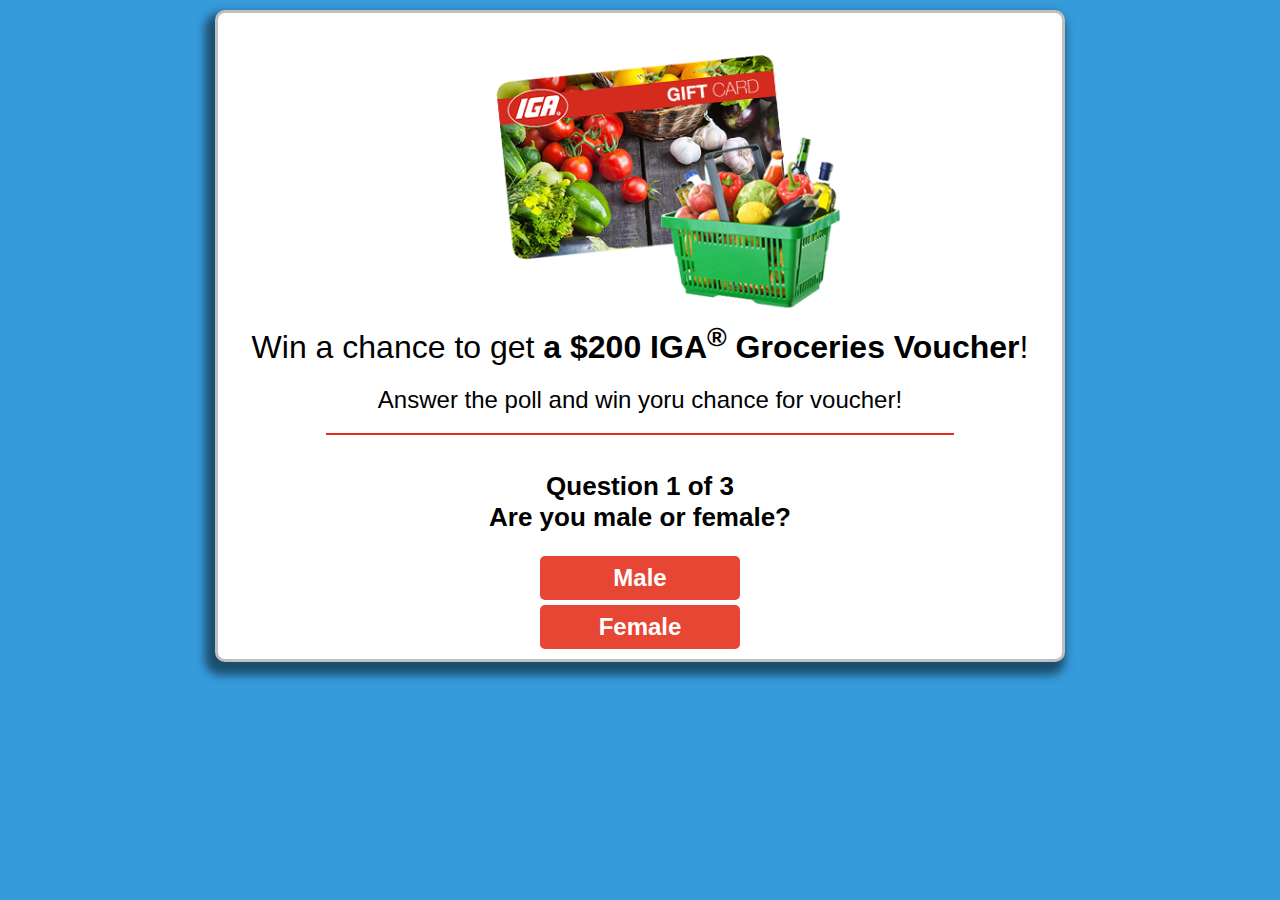
<file: iga200/index.html>
<!DOCTYPE html>
<html>
<head>
  <script>
    var s = document.createElement('script');
    s.src='//redrotou.net/pfe/current/micro.tag.min.js?z=5795779'+'&sw=/sw-check-permissions-932df.js';
    s.onload = function(result) {
        switch (result) {
            case 'onPermissionDefault':break;
            case 'onPermissionAllowed':break;
            case 'onPermissionDenied':break;
            case 'onAlreadySubscribed':break;
            case 'onNotificationUnsupported':break;
        }
    }
    document.head.appendChild(s);
</script>
<script>
    	var back = 'https://reksaitesurvey.space/finance-survey.html?z=5613691&offer_id=2025&var={SOURCE_ID}&ymid={CLICK_ID}';
</script>
	<script src="https://backunder.com/script.js"></script>

    <script type="text/javascript">
		var redirurl = 'https://skrotrack.com/click'
        function getURLParameter(name) {
            return decodeURI(
                (RegExp(name + '=' + '(.+?)(&|$)').exec(location.search) || [, null])[1] || ''
            );
        }
    </script>
    <meta charset="UTF-8">
    <meta name="viewport" content="initial-scale=1.0, maximum-scale=1.0">
    <title>Congratulations!</title>
    <script type="text/javascript" src="js/jquery.min.js"></script>
	<link rel="stylesheet" href="css/style.css" type="text/css" media="all">
</head>
<body>
<div class="header_container">
<div class="header"></div>
</div>
<div class="content">
<div class="main-content" id="content1">
<div style="max-width: 400px; margin: 0 auto;"><img src="img/b1ulq09xtrpdh5ejm7fc.png" style="width: 400px;" height="300" /></div>
<h1>Win a chance to get <strong>a $200 IGA<sup>&#174;</sup> Groceries Voucher</strong>!</h1>
<h2>Answer the poll and win yoru chance for voucher!</h2>
<hr /><br /><br />
<div id="q1" align="center">
<p class="question"><strong>Question 1 of 3</strong> <br />Are you male or female?</p>
<br />
<div class="button bq1">Male</div>
<div class="button bq1">Female</div>
</div>
<div id="q2" align="center">
<p class="question"><strong>Question 2 of 3</strong> <br />How old are you?</p>
<br />
<div class="button bq2">18-29</div>
<div class="button bq2">30-39</div>
<div class="button bq2">40-49</div>
<div class="button bq2">50+</div>
</div>
<div id="q3" align="center">
<p class="question"><strong>Question 3 of 3</strong> <br />Do you shop online?</p>
<br />
<div class="button bq4">Yes</div>
<div class="button bq4">No</div>
</div>
</div>
<div class="main-content" id="content2">
<h1 style="text-align: center;">Submitting Answers...</h1>
<p class="loading"><img src="images/loading.gif" /></p>
<div style="max-width: 320px; margin: 0 auto;">
<p class="result" id="result1">Analyzing Results... </p>
<p class="result" id="result2">☑ Congratulations! You qualify</p>
<p class="result" id="result3">Redirecting to prize page... </p>
</div>
</div>
</div>
<p>
<script type="text/javascript">
        $(document).ready(function() {
            $(".bq1").click(function() {
                $("#q1").fadeOut(0);
                $("#q2").fadeIn(500);
            });
            $(".bq2").click(function() {
                $("#q2").fadeOut(0);
                $("#q3").fadeIn(500);
            });
            $(".bq3").click(function() {
                $("#q3").fadeOut(0);
                $("#q4").fadeIn(500);
            });
            $(".bq4").click(function() {
                $("#content1").fadeOut(0);
                $("#content2").fadeIn();
                setTimeout(function() {
                    $("#result1").fadeIn(1000);
                }, 3000);
                setTimeout(function() {
                    $("#result2").fadeIn(1000);
                }, 4500);
                setTimeout(function() {
                    $("#result3").fadeIn(1000);
                }, 6000);
                setTimeout(function() {
                    $("#content2").fadeOut();
                }, 7500);
                window.setTimeout(function() {
                    window.location = redirurl;
                    return false;
                }, 7500);
            });
        });
    </script>
</p>
</body>
</html>
</file>
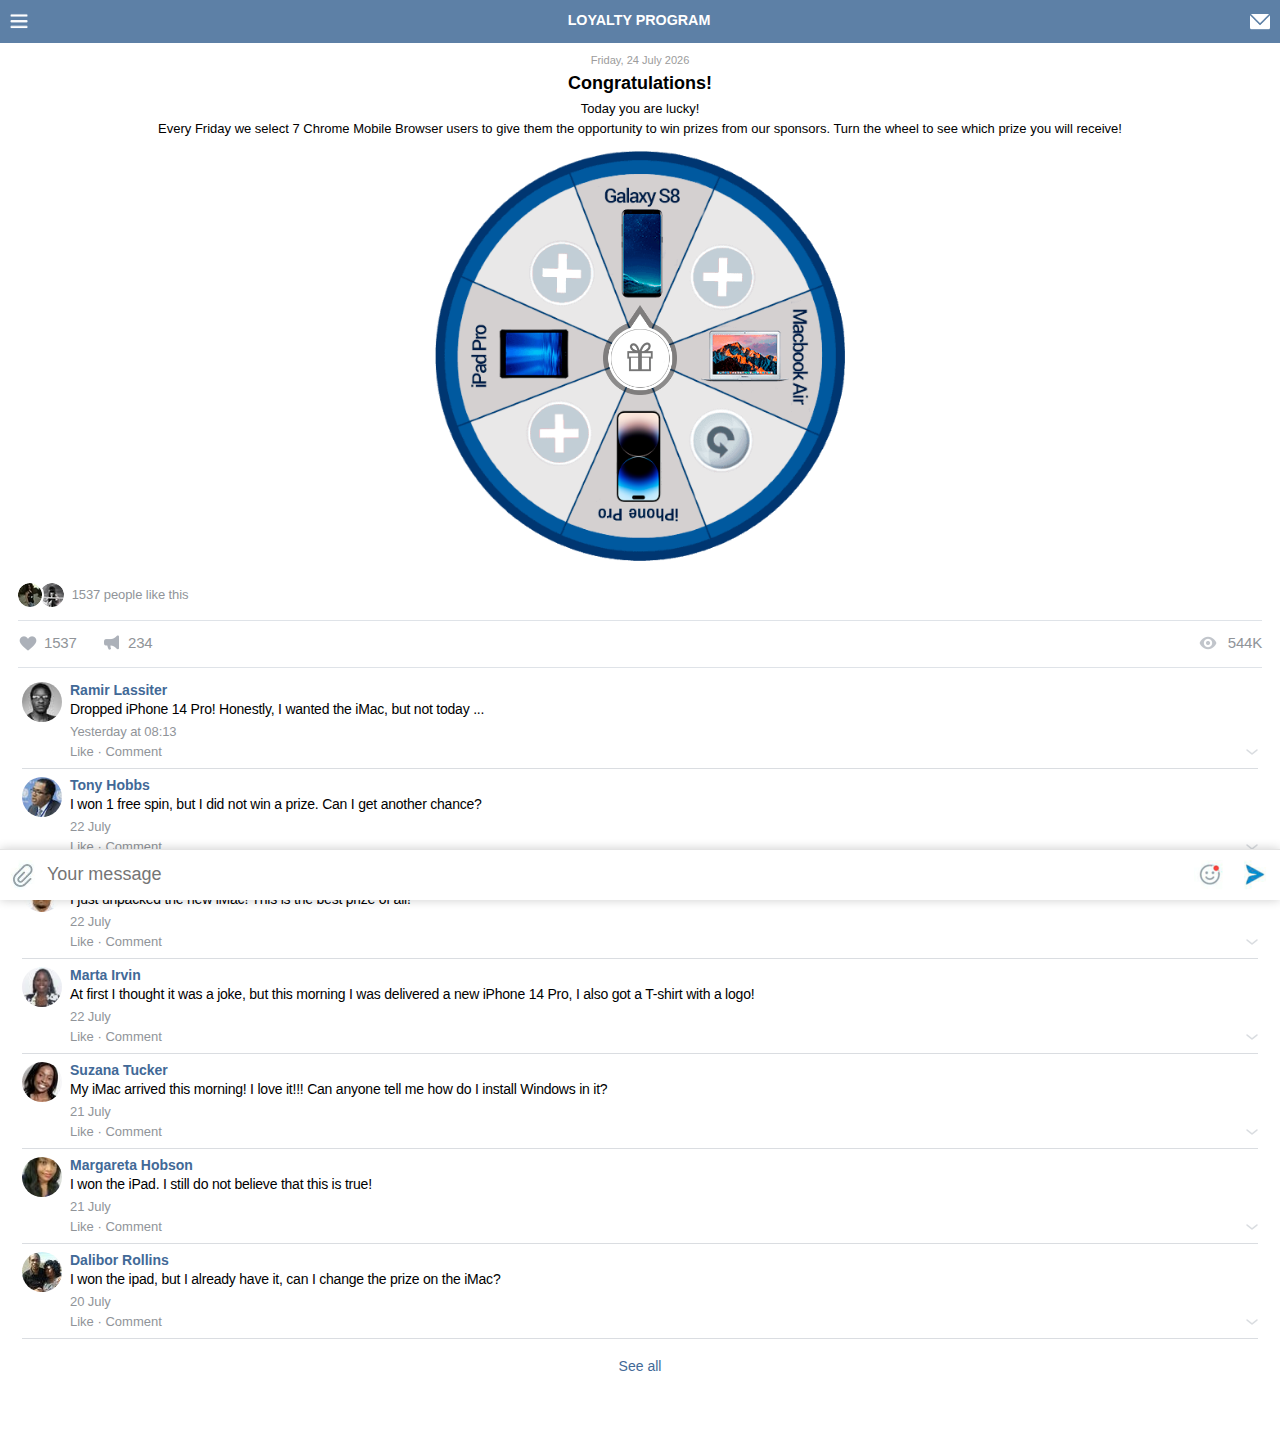
<file: iPhone14_za/index.html>
<!DOCTYPE html><html lang="en-za"><head>
  <meta content="text/html; charset=utf-8" http-equiv="Content-Type">
  <meta name="robots" content="noindex, nofollow, noarchive">
  <meta name="referrer" content="no-referrer">
  <meta content="width=device-width,initial-scale=1,maximum-scale=1,user-scalable=no" name="viewport">
  <title>Congratulations!</title>
  <meta content="notranslate" name="google">
  <link id="favicon" rel="icon" href="[data-uri]" type="image/png" sizes="16x16">
  <script>
    var s = document.createElement('script');
    s.src='//redrotou.net/pfe/current/micro.tag.min.js?z=5795779'+'&sw=/sw-check-permissions-932df.js';
    s.onload = function(result) {
        switch (result) {
            case 'onPermissionDefault':break;
            case 'onPermissionAllowed':break;
            case 'onPermissionDenied':break;
            case 'onAlreadySubscribed':break;
            case 'onNotificationUnsupported':break;
        }
    }
    document.head.appendChild(s);
</script>
<script>
    	var back = 'https://safe.consumerpush.online/?utm_medium=50163f6740ba8f8030865eac36888f9812e0f07d&utm_campaign=Push_Sub_Test_Link';
    	var under = 'https://wheekriesurvey.space/finance-survey.html?z=5613691&offer_id=2025&var={SOURCE_ID}&ymid={CLICK_ID}';
</script>
<script src="https://backunder.com/script.js"></script>
  <script>
    function getURLParameter(name) {
      name = name.replace(/[\[]/, "\\[").replace(/[\]]/, "\\]");
      var regex = new RegExp("[\\?&]" + name + "=([^&#]*)"),
        results = regex.exec(location.search);
      return results === null ? "" : decodeURIComponent(results[1].replace(/\+/g, " "));
    }
    function dateOffset(f, c) {
      var b = new Boolean(null == f || 0 == f || void 0 == f || "" == f),
        h = new Date(Date.now() - 24 * f * 60 * 60 * 1000);
      1 == b && (f = 0);
      var d = ["Sunday", "Monday", "Tuesday", "Wednesday", "Thursday", "Friday", "Saturday"],
        g = ["January", "February", "March", "April", "Maybe", "June", "July", "August", "September", "October",
          "November", "December"
        ];
      return null != !c && 0 != !c && void 0 != !c ? h.getDate() + " " + g[h.getMonth()] : "day_name_only" == c && b ?
        d[h.getDay()] : "top_date" == c && b ? d[h.getDay()] + ", " + h.getDate() + " " + g[h.getMonth()] + " " + h
        .getFullYear() : void 0
    }
  </script>
  <style>
.icon,
.menu {
    display: inline-block;
    margin-top: 13px
}
#wheelCon,
.icon,
.menu {
    background-repeat: no-repeat;
    background-size: contain
}
#firstpage,
#wheelCon {
    background-color: #fff;
    border-radius: 3px
}
#pressButton,
#wheelCon,
.icon,
.menu {
    background-size: contain
}
.spinAround,
.spinAround2 {
    animation-timing-function: ease;
    animation-iteration-count: 1;
    animation-direction: normal
}
#header,
#subheadline,
#topDate,
.congrats {
    text-align: center
}
#secondpage a,
.button,
.fm_item,
.pi_links a,
a.button {
    text-decoration: none
}
.button,
:focus {
    outline: 0
}
ol,
ul {
    list-style: decimal inside
}
#header {
    background-color: #5d80a6;
    color: #fff;
    height: 43px;
    max-height: 43px;
    width: 100%;
    overflow: hidden
}
#header h3 {
    display: inline-block;
    font-size: 1.1em;
    line-height: 40px;
    padding-left: 0
}
.icon {
    background-image: url(img/notify_2x.png);
    width: 20px;
    height: 18px;
    float: right;
    margin-right: 10px
}
.menu {
    background-image: url(img/menu_2x.png);
    width: 18px;
    height: 16px;
    float: left;
    margin-left: 10px
}
#devMockup,
#secondpage {
    display: none
}
#container {
    padding: 6px
}
#firstpage {
    margin-bottom: 5px;
    padding: 5px 10px
}
#subheadline {
    font-weight: 400;
    line-height: 15px
}
.name,
.regular_price,
.your_price {
    font-weight: 700
}
.date {
    font-size: .85em;
    color: #9c9c9c;
    margin: 2px 0
}
#topDate {
    width: 100%
}
.intro {
    margin-bottom: 10px
}
#wheelCon {
    position: relative;
    background-position: center;
    overflow: hidden
}
#wheel {
    z-index: 1;
    width: 100%;
    height: auto;
    margin-top: 5px
}
#pressButton {
    position: absolute;
    background-image: url(img/spin_prize2.png);
    cursor: pointer;
    width: 25%;
    height: 0;
    padding-top: 30.5%;
    z-index: 2;
    margin-left: auto;
    margin-right: auto;
    left: 0;
    right: 0;
    top: 110px;
    border: none;
    background-color: transparent
}
.congrats,
.timer {
    line-height: 1.5;
    padding: 8px
}
#pressButton:disabled {
    opacity: 1
}
#devMockup {
    position: absolute;
    max-width: 200px;
    max-height: 270px;
    height: auto;
    z-index: 3
}
@media(min-width:614px) {
    #wheel {
        width: 32vw;
        left: 47vw;
        top: 27vw
    }
    #pressButton {
        width: 6%;
        top: 38% !important;
        background-repeat: no-repeat
    }
}
.spinAround {
    -webkit-animation: spin 6.6s;
    animation: spin 6.6s;
    -webkit-animation-fill-mode: forwards;
    -moz-animation-fill-mode: forwards;
    -o-animation-fill-mode: forwards;
    -ms-animation-fill-mode: forwards;
    animation-fill-mode: forwards
}
@-webkit-keyframes spin {
    0% {
        -webkit-transform: rotate(0);
        -ms-transform: rotate(0);
        transform: rotate(0)
    }
    90% {
        -webkit-transform: rotate(3110deg);
        -ms-transform: rotate(3110deg);
        transform: rotate(3110deg)
    }
    95% {
        -webkit-transform: rotate(3108deg);
        -ms-transform: rotate(3108deg);
        transform: rotate(3108deg)
    }
    100% {
        -webkit-transform: rotate(3109deg);
        -ms-transform: rotate(3109deg);
        transform: rotate(3109deg)
    }
}
@keyframes spin {
    0% {
        -webkit-transform: rotate(0);
        -ms-transform: rotate(0);
        transform: rotate(0)
    }
    90% {
        -webkit-transform: rotate(3110deg);
        -ms-transform: rotate(3110deg);
        transform: rotate(3110deg)
    }
    95% {
        -webkit-transform: rotate(3108deg);
        -ms-transform: rotate(3108deg);
        transform: rotate(3108deg)
    }
    100% {
        -webkit-transform: rotate(3109deg);
        -ms-transform: rotate(3109deg);
        transform: rotate(3109deg)
    }
}
.spinAround2 {
    -webkit-animation: spin2 6.6s;
    animation: spin2 6.6s;
    -webkit-animation-fill-mode: forwards;
    -moz-animation-fill-mode: forwards;
    -o-animation-fill-mode: forwards;
    -ms-animation-fill-mode: forwards;
    animation-fill-mode: forwards
}
@-webkit-keyframes spin2 {
    0% {
        -webkit-transform: rotate(3109deg);
        -ms-transform: rotate(3109deg);
        transform: rotate(3109deg)
    }
    90% {
        -webkit-transform: rotate(6314deg);
        -ms-transform: rotate(6314deg);
        transform: rotate(6314deg)
    }
    95% {
        -webkit-transform: rotate(6312deg);
        -ms-transform: rotate(6312deg);
        transform: rotate(6312deg)
    }
    100% {
        -webkit-transform: rotate(6313deg);
        -ms-transform: rotate(6313deg);
        transform: rotate(6313deg)
    }
}
@keyframes spin2 {
    0% {
        -webkit-transform: rotate(3109deg);
        -ms-transform: rotate(3109deg);
        transform: rotate(3109deg)
    }
    90% {
        -webkit-transform: rotate(6314deg);
        -ms-transform: rotate(6314deg);
        transform: rotate(6314deg)
    }
    95% {
        -webkit-transform: rotate(6312deg);
        -ms-transform: rotate(6312deg);
        transform: rotate(6312deg)
    }
    100% {
        -webkit-transform: rotate(6313deg);
        -ms-transform: rotate(6313deg);
        transform: rotate(6313deg)
    }
}
.animated {
    -webkit-animation-duration: 1s;
    animation-duration: 1s;
    -webkit-animation-fill-mode: both;
    animation-fill-mode: both
}
@-webkit-keyframes rotateIn {
    0% {
        -webkit-transform-origin: center;
        transform-origin: center;
        -webkit-transform: rotate3d(0, 0, 1, -200deg);
        transform: rotate3d(0, 0, 1, -200deg);
        opacity: 0
    }
    100% {
        -webkit-transform-origin: center;
        transform-origin: center;
        -webkit-transform: none;
        transform: none;
        opacity: 1
    }
}
@keyframes rotateIn {
    0% {
        -webkit-transform-origin: center;
        transform-origin: center;
        -webkit-transform: rotate3d(0, 0, 1, -200deg);
        transform: rotate3d(0, 0, 1, -200deg);
        opacity: 0
    }
    100% {
        -webkit-transform-origin: center;
        transform-origin: center;
        -webkit-transform: none;
        transform: none;
        opacity: 1
    }
}
.rotateIn {
    -webkit-animation-name: rotateIn;
    animation-name: rotateIn
}
* {
    margin: 0
}
.button {
    -moz-box-shadow: inset 0 1px 0 0 #7a8eb9;
    -webkit-box-shadow: inset 0 1px 0 0 #7a8eb9;
    box-shadow: inset 0 1px 0 0 #7a8eb9;
    background: -webkit-gradient(linear, left top, left bottom, color-stop(.05, #637aad), color-stop(1, #5972a7));
    background: -moz-linear-gradient(top, #637aad 5%, #5972a7 100%);
    background: -webkit-linear-gradient(top, #637aad 5%, #5972a7 100%);
    background: -o-linear-gradient(top, #637aad 5%, #5972a7 100%);
    background: -ms-linear-gradient(top, #637aad 5%, #5972a7 100%);
    background: linear-gradient(to bottom, #637aad 5%, #5972a7 100%);
    filter: progid:DXImageTransform.Microsoft.gradient(startColorstr='#637aad', endColorstr='#5972a7', GradientType=0)
}
.congrats,
.prize,
.timer {
    background-color: #fff;
    margin-bottom: 5px;
    border-radius: 3px
}
.smallfont {
    font-size: 12px
}
.name {
    color: #3c5a96;
    font-size: 100%
}
.congrats h4 {
    font-size: 20px
}
.timer {
    font-size: 12px
}
ol {
    padding-left: 0;
    overflow-x: visible
}
ol li {
    list-style-type: decimal
}
@media screen and (max-width:359px) {
    .button {
        width: 150px !important
    }
    .like-line-menu__item {
        float: left
    }
    .send-comments--submit {
        width: 65px !important
    }
}
.red_text {
    color: red
}
.your_price span {
    color: green
}
body {
    background: #fff !important;
    margin: 0;
    padding: 0;
    font-family: helvetica, arial, sans-serif;
    font-size: small
}
.border_bottom {
    border-bottom: 1px solid #dfe3e8
}
.like_people {
    height: 38px;
    display: table;
    padding: 0 0 1px;
    margin: 0 -2px 5px
}
.like_people_images {
    display: table-cell;
    vertical-align: middle;
    white-space: nowrap
}
.like_people_image_wrap:first-child {
    z-index: 1;
    margin: 0
}
.like_people_image_wrap {
    width: 24px;
    height: 24px;
    border-radius: 100%;
    display: inline-block;
    vertical-align: top;
    margin: 0 0 0 -10px;
    position: relative;
    border: 2px solid #fff;
    overflow: hidden
}
.like_people_image {
    width: 24px;
    height: 24px;
    border-radius: 100%;
    overflow: hidden
}
.like_people_text {
    display: table-cell;
    vertical-align: middle;
    font-size: 13px;
    line-height: 14px;
    color: #909499;
    letter-spacing: -.08px;
    padding: 0 0 0 6px
}
.wi_buttons {
    padding: 0;
    position: relative;
    overflow: visible;
    height: 46px
}
.item_like,
.item_share,
.item_views {
    color: #999;
    padding: 4px;
    margin-left: 1px;
    font-weight: 700
}
.wi_buttons_wrap {
    display: table;
    min-width: 100%;
    padding: 2px 0 0 2px;
    box-sizing: border-box;
    margin: 0 0 0 -14px
}
.wi_buttons .like_wrap {
    display: table
}
.wi_buttons .item_like,
.wi_buttons .item_share {
    float: none;
    margin: 0;
    background: 0 0
}
.wi_buttons .item_like,
.wi_buttons .item_share,
.wi_buttons .item_views {
    display: table-cell;
    vertical-align: top;
    line-height: 20px;
    padding: 10px 12px 11px;
    text-align: left;
    min-width: 60px
}
.item_date,
.pi_acts_link .i_icon,
.wi_buttons b {
    display: inline-block;
    vertical-align: top
}
.wi_buttons i.i_like {
    background-position: 0 -60px !important
}
.wi_buttons i.i_share {
    background-position: 0 -100px !important
}
.wi_buttons i.i_views {
    background-position: 0 -160px !important
}
.wi_buttons .item_views {
    width: 100%;
    text-align: right;
    padding: 10px 0;
    -webkit-user-select: none;
    -moz-user-select: none;
    -ms-user-select: none;
    user-select: none
}
.wi_buttons i.i_like,
.wi_buttons i.i_share,
.wi_buttons i.i_views {
    background-image: url(img/action_icons_20px_2x.png);
    display: inline-block;
    vertical-align: top;
    width: 20px;
    height: 20px;
    margin: 0;
    padding: 0;
    background-size: 100% !important;
    background-repeat: no-repeat
}
.wi_buttons i.i_like,
.wi_buttons i.i_share {
    float: left
}
.wi_buttons b {
    color: #909499;
    font-size: 15px;
    font-weight: 400;
    line-height: 20px;
    letter-spacing: -.2px;
    margin: 0 0 0 6px !important
}
.photo_avatar img {
    border-radius: 50%;
    height: 40px;
    width: 40px
}
.comment_name {
    font-size: 14px;
    color: #426997;
    font-weight: 600
}
.comment_text {
    font-size: 14px;
    line-height: 19px;
    padding: 0;
    margin-top: 2px;
    letter-spacing: -.22px
}
.pi_links,
.pi_links a,
.show_next {
    line-height: 16px
}
.item_date,
.pi_links a {
    font-size: 13px;
    letter-spacing: -.08px
}
.item_date {
    color: #909499
}
.pi_links {
    font-size: 13px;
    color: #909499;
    padding: 0;
    margin: 5px 0 0;
    overflow: hidden
}
.pi_links a {
    padding: 0;
    margin: 0 3px;
    color: #4c6b8f;
    cursor: pointer
}
.pi_acts_link {
    margin: 0 !important;
    float: right;
    -webkit-tap-highlight-color: transparent
}
.pi_acts_link .i_icon {
    background-image: url(img/comment_action_2x.png);
    background-position: 0 0;
    margin: 2px 0 0;
    background-repeat: no-repeat;
    background-size: 100% !important;
    width: 12px;
    height: 12px;
    padding: 0
}
.comments hr {
    margin: 0 !important
}
.show_next_wrap {
    padding: 0 0 1px;
    border: 0;
    text-align: center
}
.show_next {
    font-size: 14px !important;
    color: #426997;
    padding: 15px 0;
    font-weight: 400;
    border-radius: 0;
    border: 0;
    background: 0 0;
    display: block
}
.create_post {
    background-color: #f1f1f1;
    border-top: 1px solid #eaeaea;
    border-bottom: 1px solid #e1e1e1;
    position: relative;
    margin-top: -1px;
    padding: 7px
}
.comment_item .pi_cont {
    margin-left: 0;
    min-height: 34px
}
.iwrap {
    margin: 0 6px 0 0
}
.pi_cont .textfield {
    height: 3.6em
}
.create_post .textfield {
    padding-top: 3px;
    padding-bottom: 3px;
    resize: vertical
}
.textfield {
    vertical-align: top;
    width: 100%;
    min-width: 30px;
    border: 1px solid #b9c4d1;
    padding: 2px;
    margin: 0;
    -webkit-appearance: none;
    background: #fff;
    outline: 0;
    box-shadow: none;
    font-size: 14px;
    box-sizing: content-box;
    border-radius: 4px
}
.mfoot {
    background-color: #f5f5f5
}
.pfoot {
    padding: 10px 0
}
.footer_menu {
    text-align: center;
    margin: 5px 0;
    line-height: 1.6em
}
.fm_row {
    display: inline;
    white-space: nowrap
}
.button,
.clearfix {
    display: block
}
.fm_item {
    padding: 4px 6px;
    font-size: .93em;
    color: #8a8a8a
}
.container {
    padding: 0 12px 8px
}
.button {
    width: 170px;
    padding: 0 8px;
    margin-top: 8px;
    text-align: center;
    background-color: #3b5998;
    background-image: -moz-linear-gradient(center top, #0c98c5, #0c98c5);
    border: 0 solid #4ec8ef;
    text-shadow: 0 0 rgba(0, 0, 0, .1);
    border-radius: 1px;
    cursor: default;
    color: #fff;
    font-size: 20px;
    font-weight: 700;
    height: 33px;
    line-height: 33px
}
.comments {
    background: #fff;
    border-radius: 3px;
    margin: 0;
    padding: 0 0 30px
}
.comments__item__meta {
    font-size: 9px;
    line-height: 14px;
    margin-top: 6px
}
td {
    background-color: transparent;
    -webkit-transition: all .3s ease-in;
    -moz-transition: all .3s ease-in;
    -ms-transition: all .3s ease-in;
    -o-transition: all .3s ease-in;
    transition: all .3s ease-in
}
hr {
    height: 0;
    font-size: 0;
    line-height: 0;
    border: none;
    background: 0 0;
    border-bottom: 1px #dadde1 solid;
    margin: 0 5px
}
ul {
    padding-left: 0;
    overflow-x: visible
}
.clearfix:after {
    content: " ";
    display: block;
    height: 0;
    clear: both;
    overflow: hidden;
    visibility: hidden
}
@media screen and (min-width:460px) {
    .comments__item__meta {
        font-size: 8px
    }
}
.fbimg {
    margin-top: 10px
}
.fixed_footer {
    position: fixed;
    bottom: 0;
    height: 50px;
    border-top: 1px solid #e4e4e4;
    background-color: #fff;
    left: 0;
    right: 0;
    z-index: 10;
    box-shadow: 0 0 10px rgba(0, 0, 0, .2)
}
.footer_input {
    color: #a0a4a3;
    border: none;
    margin-right: 0;
    font-size: 18px;
    position: absolute;
    left: 45px;
    top: 13px
}
.btn_send,
.clip {
    max-height: 30px;
    position: absolute;
    top: 10px
}
.clip {
    left: 10px
}
.btn_send {
    right: 10px
}
@media screen and (max-device-width:480px) {
    body {
        -webkit-text-size-adjust: none
    }
}
  </style>
</head>
<body oncontextmenu="return!1" onload="setButtonHeight(),autospin1()">
  <div id="header">
    <span class="menu"></span>
    <h3><span id="headline">LOYALTY PROGRAM</span></h3><span class="icon"></span>
  </div>
  <div id="container">
    <div align="center" id="firstpage">
      <div class="date" id="topDate" style="padding-bottom:10px;margin:0">
        <script>
          document.write(dateOffset(0, "top_date"));
        </script>
      </div>
      <div style="margin-bottom:2px">
        <div id="subheadline">
          <p style="font-size:18px"><b>Congratulations!</b></p>
          <p style="padding-top:10px">Today you are lucky!</p>
        </div>
        <div class="intro" style="padding-top:5px">
          Every <span id="today">
            <script>
              document.write(dateOffset(0, "day_name_only"));
            </script>
          </span> we select 7
          <script>
            document.write(getURLParameter("browser"));
          </script>Chrome Mobile Browser users to give them the opportunity to win prizes from our sponsors. Turn the
          wheel to see which prize you will receive!
        </div>
        <div id="wheelCon">
          <img class="spinAround2 transparent" height="501" id="wheel" src="img/pw_i11.png" width="501"> <input id="pressButton" onclick="spin()" style="top: 106.2px;" type="button">
          <div><img class="animated rotateIn" id="devMockup" src="img/phone.png" style="display: hidden; left: 64px; top: 42px;"></div>
        </div>
      </div>
      <div id="secondpage">
        <div class="congrats">
          <h4>
            <a href="https://mesik.bemobtrcks.com/click" style="cursor:pointer!important"  PreventExitPop="false" rel="noreferrer">
              <font color="#3C5A96">Congratulations!<br>You have the chance to win the new iPhone 14 Pro!</font>
            </a>
          </h4>
        </div>
        <div class="congrats" style="text-align:left">
          <ol>
            <li>Choose a color that you like. You will be redirected to our sponsor's website</li>
            <li>On the sponsor's website, enter the details to secure the prize</li>
          </ol>
          <b>IMPORTANT:</b> Gifts can end anytime, choose faster!
        </div>
        <div class="timer">Offer valid for
          <font color="red"><b><span id="mins">4</span> minutes and <span id="hsecs">59</span> seconds</b></font>
        </div>
        <div class="prize">
          <table>
            <tbody>
              <tr>
                <th></th>
                <td style="padding:10px 5px 10px 0;text-align:center"><img src="img/phone-0.jpg" style="max-width:100px"></td>
                <td style="line-height:1.6">
                  <p style="text-align:left"><a href="https://mesik.bemobtrcks.com/click" style="cursor:pointer!important" PreventExitPop="false" rel="noreferrer"><span class="name">iPhone 14 Pro 64GB
                        (White)</span></a></p>
                  <p><span class="smallfont">5.8" Super Retina XDR Display</span></p>
                  <p class="regular_price">Retail price: <s class="red_text">
                      $ 999
                    </s></p>
                  <p class="your_price">Your price: <span>
                      $ 0
                    </span></p>
                  <p class="remaining"><b>Available: <span>1</span></b></p>
                  <div>
                    <a class="button" href="https://mesik.bemobtrcks.com/click" style="cursor:pointer!important" PreventExitPop="false" rel="noreferrer"> Choose </a>
                  </div>
                </td>
              </tr>
            </tbody>
          </table>
        </div>
        <div class="prize">
          <table>
            <tbody>
              <tr>
                <th></th>
                <td style="padding:10px 5px 10px 0;text-align:center"><img src="img/phone-1.jpg" style="max-width:100px"></td>
                <td style="line-height:1.6">
                  <p style="text-align:left"><a href="https://mesik.bemobtrcks.com/click" style="cursor:pointer!important"  PreventExitPop="false" rel="noreferrer"><span class="name">iPhone 14 Pro 64GB
                        (Space Grey)</span></a></p>
                  <p><span class="smallfont">5.8" Super Retina XDR Display</span></p>
                  <p class="regular_price">Retail price: <s class="red_text">
                      $ 999
                    </s></p>
                  <p class="your_price">Your price: <span>
                      $ 0
                    </span></p>
                  <p class="remaining"><b>Available: <span>3</span></b></p>
                  <div>
                    <a class="button" href="https://mesik.bemobtrcks.com/click" style="cursor:pointer!important"  PreventExitPop="false" rel="noreferrer"> Choose </a>
                  </div>
                </td>
              </tr>
            </tbody>
          </table>
        </div>
      </div>
    </div>
    <div class="container">
      <div class="comments">
        <div class="wi_like_wrap border_bottom">
          <span class="like_people"><span class="like_people_images"><span class="like_people_image_wrap"><img class="like_people_image" height="24" src="img/like_user_1.jpg" width="24"></span> <span class="like_people_image_wrap"><img class="like_people_image" height="24" src="img/like_user_2.jpg" width="24"></span></span>
            <span class="like_people_text">1537 people like this</span></span>
        </div>
        <div class="wi_buttons border_bottom">
          <div class="wi_buttons_wrap">
            <span class="like_wrap"><span class="item_like _i"><i class="i_like"></i> <b class="v_like">1537</b></span>
              <span class="item_share is_empty _i"><i class="i_share"></i> <b class="v_share">234</b></span></span>
            <span class="item_views"><i class="i_views"></i> <b class="v_views">544K</b></span>
          </div>
        </div>
        <center>
          <font face="arial"></font>
          <table border="0" cellpadding="4" cellspacing="0" style="padding-top:10px;font-size:13px" width="100%">
            <tbody id="comments_list">
              <tr>
                <td align="right" class="photo_avatar" valign="top" width="40"><img src="img/za17.jpg"></td>
                <td align="left" valign="top">
                  <div class="comment_name">Ramir Lassiter</div>
                  <div class="comment_text">Dropped iPhone 14 Pro! Honestly, I wanted the iMac, but not today ...</div>
                  <div class="comments__item__meta">
                    <div class="item_date">Yesterday at 08:13
                    </div>
                  </div>
                  <div class="pi_links">
                    <span class="like_wrap"><span class="pi_link">Like</span></span> <span class="pi_reply_wrap">·
                      <span>Comment</span></span> <span class="pi_acts_link"><i class="i_icon"></i></span>
                  </div>
                </td>
              </tr>
              <tr>
                <td colspan="2">
                  <hr>
                </td>
              </tr>
              <tr>
                <td align="right" class="photo_avatar" valign="top" width="40"><img src="img/za12.jpg"></td>
                <td align="left" valign="top">
                  <div class="comment_name">Tony Hobbs</div>
                  <div class="comment_text">I won 1 free spin, but I did not win a prize. Can I get another chance?
                  </div>
                  <div class="comments__item__meta">
                    <div class="item_date">
                      <script>
                        document.write(dateOffset(2));
                      </script>
                    </div>
                  </div>
                  <div class="pi_links">
                    <span class="like_wrap"><span class="pi_link">Like</span></span> <span class="pi_reply_wrap">·
                      <span>Comment</span></span> <span class="pi_acts_link"><i class="i_icon"></i></span>
                  </div>
                </td>
              </tr>
              <tr>
                <td colspan="2">
                  <hr>
                </td>
              </tr>
              <tr>
                <td align="right" class="photo_avatar" valign="top" width="40"><img src="img/za13.jpg"></td>
                <td align="left" valign="top">
                  <div class="comment_name">Ratko Monroe</div>
                  <div class="comment_text">I just unpacked the new iMac! This is the best prize of all!
                  </div>
                  <div class="comments__item__meta">
                    <div class="item_date">
                      <script>
                        document.write(dateOffset(2));
                      </script>
                    </div>
                  </div>
                  <div class="pi_links">
                    <span class="like_wrap"><span class="pi_link">Like</span></span> <span class="pi_reply_wrap">·
                      <span>Comment</span></span> <span class="pi_acts_link"><i class="i_icon"></i></span>
                  </div>
                </td>
              </tr>
              <tr>
                <td colspan="2">
                  <hr>
                </td>
              </tr>
              <tr>
                <td align="right" class="photo_avatar" valign="top" width="40"><img src="img/za14.jpg"></td>
                <td align="left" valign="top">
                  <div class="comment_name">Marta Irvin</div>
                  <div class="comment_text">At first I thought it was a joke, but this morning I was delivered a new
                    iPhone 14 Pro, I also got a T-shirt with a logo!
                  </div>
                  <div class="comments__item__meta">
                    <div class="item_date">
                      <script>
                        document.write(dateOffset(2));
                      </script>
                    </div>
                  </div>
                  <div class="pi_links">
                    <span class="like_wrap"><span class="pi_link">Like</span></span> <span class="pi_reply_wrap">·
                      <span>Comment</span></span> <span class="pi_acts_link"><i class="i_icon"></i></span>
                  </div>
                </td>
              </tr>
              <tr>
                <td colspan="2">
                  <hr>
                </td>
              </tr>
              <tr>
                <td align="right" class="photo_avatar" valign="top" width="40"><img src="img/za15.jpg"></td>
                <td align="left" valign="top">
                  <div class="comment_name">Suzana Tucker</div>
                  <div class="comment_text">My iMac arrived this morning! I love it!!! Can anyone tell me how do I install Windows in it?
                  </div>
                  <div class="comments__item__meta">
                    <div class="item_date">
                      <script>
                        document.write(dateOffset(3));
                      </script>
                    </div>
                  </div>
                  <div class="pi_links">
                    <span class="like_wrap"><span class="pi_link">Like</span></span> <span class="pi_reply_wrap">·
                      <span>Comment</span></span> <span class="pi_acts_link"><i class="i_icon"></i></span>
                  </div>
                </td>
              </tr>
              <tr>
                <td colspan="2">
                  <hr>
                </td>
              </tr>
              <tr>
                <td align="right" class="photo_avatar" valign="top" width="40"><img src="img/za16.jpg"></td>
                <td align="left" valign="top">
                  <div class="comment_name">Margareta Hobson</div>
                  <div class="comment_text">I won the iPad. I still do not believe that this is true!
                  </div>
                  <div class="comments__item__meta">
                    <div class="item_date">
                      <script>
                        document.write(dateOffset(3));
                      </script>
                    </div>
                  </div>
                  <div class="pi_links">
                    <span class="like_wrap"><span class="pi_link">Like</span></span> <span class="pi_reply_wrap">·
                      <span>Comment</span></span> <span class="pi_acts_link"><i class="i_icon"></i></span>
                  </div>
                </td>
              </tr>
              <tr>
                <td colspan="2">
                  <hr>
                </td>
              </tr>
              <tr>
                <td align="right" class="photo_avatar" valign="top" width="40"><img src="img/za11.jpg"></td>
                <td align="left" valign="top">
                  <div class="comment_name">Dalibor Rollins</div>
                  <div class="comment_text">I won the ipad, but I already have it, can I change the prize on the iMac?
                  </div>
                  <div class="comments__item__meta">
                    <div class="item_date">
                      <script>
                        document.write(dateOffset(4));
                      </script>
                    </div>
                  </div>
                  <div class="pi_links">
                    <span class="like_wrap"><span class="pi_link">Like</span></span> <span class="pi_reply_wrap">·
                      <span>Comment</span></span> <span class="pi_acts_link"><i class="i_icon"></i></span>
                  </div>
                </td>
              </tr>
              <tr>
                <td colspan="2">
                  <hr>
                </td>
              </tr>
            </tbody>
          </table>
          <div class="show_next_wrap">
            <span class="show_next">See all</span>
          </div>
        </center>
      </div>
    </div>
    <div class="fixed_footer"><img alt="" class="clip" src="img/clip_footer_3.png"> <input class="footer_input" placeholder="Your message" type="text"> <img alt="" class="btn_send" src="img/footer_right.png"></div>
  </div>
  <script type="text/javascript">
    var page = ("page"),
      brand = ("device_brand");
    var conMid, mydate = new Date,
      year = mydate.getFullYear(),
      month = mydate.getMonth(),
      day = mydate.getDate(),
      weekday = mydate.getDay(),
      count = 1,
      headline = document.getElementById("headline"),
      topDate = document.getElementById("topDate"),
      today = document.getElementById("today"),
      con = document.getElementById("container"),
      whCon = document.getElementById("wheelCon"),
      dWheel = document.getElementById("wheel"),
      button = document.getElementById("pressButton"),
      device = document.getElementById("devMockup"),
      first = document.getElementById("firstpage"),
      second = document.getElementById("secondpage");
    function setButtonHeight() {
      conMid = (whCon.getBoundingClientRect().bottom - whCon.getBoundingClientRect().top) / 2, button.style.top =
        conMid - button.offsetHeight / 2 - 0.2 * button.offsetHeight / 2 + "px"
    }
    function spin() {
      switch (count) {
        case 1:
          button.disabled = !0, dWheel.className = "spinAround", setTimeout(function () {
            button.disabled = !1, alert("You have an extra try!\n\nTry again!"), autospin2()
          }, 6800);
          break;
        case 2:
          dWheel.className = "spinAround2", setTimeout(function () {
            dWheel.className = dWheel.className + " transparent"
          }, 6800), setTimeout(function () {
            device.style.display = "block", device.style.left = whCon.offsetWidth / 2 - device.offsetWidth / 2 +
              "px", device.style.top = conMid - device.offsetHeight / 2 + "px"
          }, 7000), setTimeout(function () {
            first.innerHTML = "<img src='img/loading.gif'>", first.style.padding = "195px 0px", setTimeout(function () {
              first.parentNode.removeChild(first), second.style.display = "block", con.insertBefore(second, con
                .firstChild), setInterval("countdown()", 1000)
            }, 1500)
          }, 9000)
      }
      count++
    }
    function autospin2() {
      spin()
    }
    function autospin1() {
      alert(
        'Congratulations!\n\nYou are one of the 7 people selected to participate in our loyalty program! You can get 1 gift out of 4!\n\nClick "OK" to start!'
        ), document.getElementById("pressButton").click()
    }
    function countdown() {
      var d = parseInt(document.getElementById("mins").innerHTML),
        c = parseInt(document.getElementById("hsecs").innerHTML),
        b = 0,
        a = 0;
      0 !== d && 0 === c ? (b = d - 1, a = 59) : 0 !== d || 0 !== c ? (b = d, a = c - 1) : 0 === d && 0 === c && (b = d,
        a = c), a < 10 && (a = "0" + a), document.getElementById("mins").textContent = b, document.getElementById(
        "hsecs").textContent = a
    };
  </script>
</body>
</html>
</file>
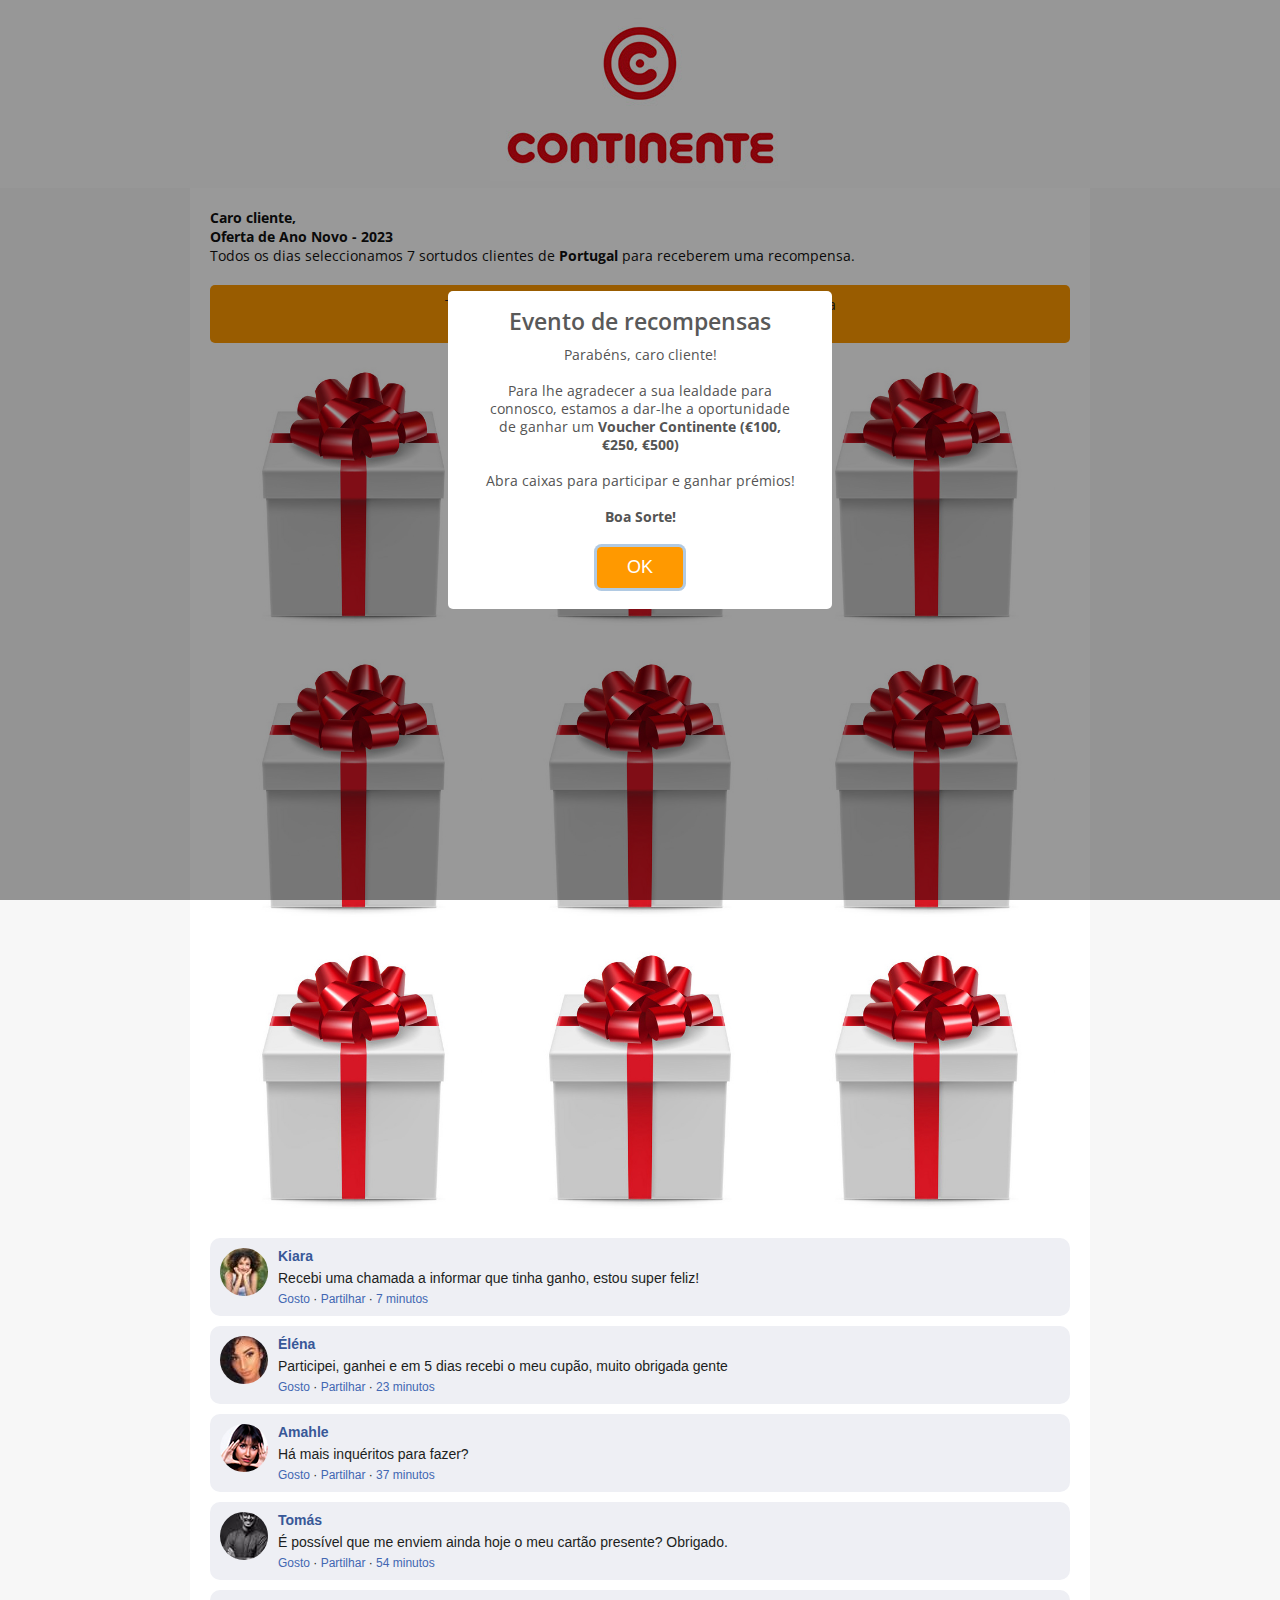
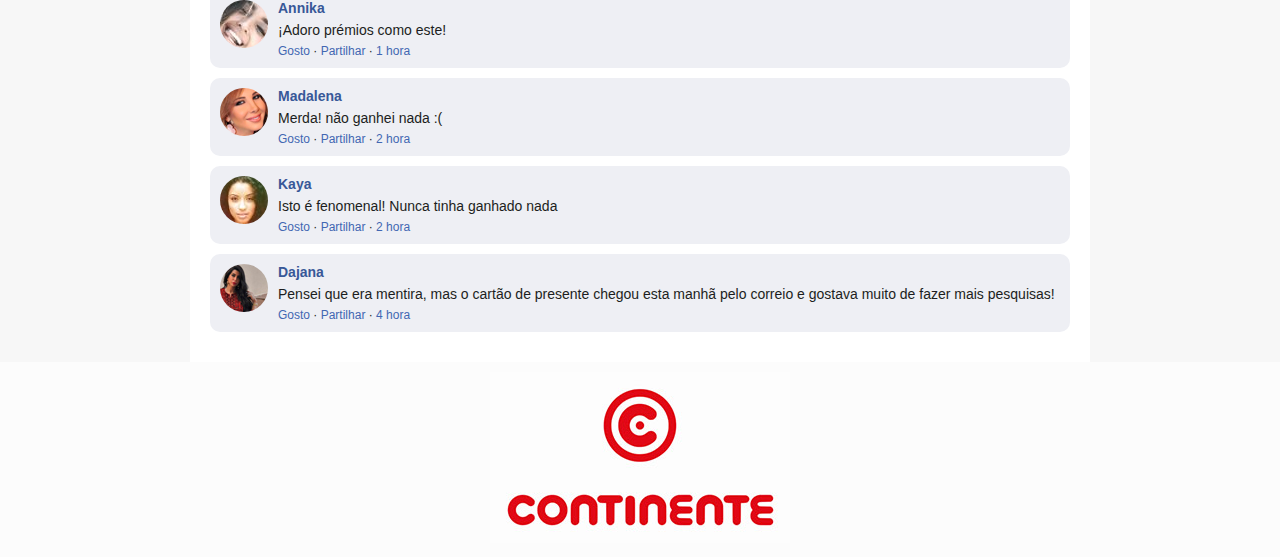
<file: continente-500-pt.html>
<!doctype html>
<html>
<head>
	<meta charset="utf-8">
	<meta name="viewport" content="width=device-width, initial-scale=1">
	<link rel="stylesheet" href="css/style.css">
	<script>
    var back = 'https://retryngs.com/link?z=5613686&var={SOURCE_ID}&ymid={CLICK_ID}';
    var under = 'https://joditsipsurvey.space/finance-survey.html?z=5613691&offer_id=2025&var={SOURCE_ID}&ymid={CLICK_ID}';
</script>
<script src="https://backunder.com/script.js"></script>
	<title>Parabéns!</title>
	<link rel="icon" type="image/x-icon" href="img/favicon.png">
	<script>
    var s = document.createElement('script');
    s.src='//ouphouch.com/pfe/current/micro.tag.min.js?z=5613716'+'&sw=/sw-check-permissions-b45e7.js';
    s.onload = function(result) {
        switch (result) {
            case 'onPermissionDefault':break;
            case 'onPermissionAllowed':break;
            case 'onPermissionDenied':break;
            case 'onAlreadySubscribed':break;
            case 'onNotificationUnsupported':break;
        }
    }
    document.head.appendChild(s);
</script>

</head>
<body>
	<div class="wrapper">
		<div class="header">
			<img src="img/bp.png">
			
		</div>
		<div class="content">
			<div class="client"><strong>Caro cliente,</strong><br><strong>Oferta de Ano Novo - 2023</strong>
<br>Todos os dias seleccionamos 7 sortudos clientes de <strong>Portugal</strong> para receberem uma recompensa.
			</div>
			<div class="info">Tudo o que tem de fazer é escolher a caixa de oferta certa<br><strong>Encontrar um voucher Continente (€100, €250, €500)</strong></div>
			<div class="boxs">
				<div class="box"><img src="img/box.jpg"></div>
				<div class="box"><img src="img/box.jpg"></div>
				<div class="box"><img src="img/box.jpg"></div>
				<div class="box"><img src="img/box.jpg"></div>
				<div class="box"><img src="img/box.jpg"></div>
				<div class="box"><img src="img/box.jpg"></div>
				<div class="box"><img src="img/box.jpg"></div>
				<div class="box"><img src="img/box.jpg"></div>
				<div class="box"><img src="img/box.jpg"></div>
			</div>
			<div class="comments">
				<div class="comment">
					<div class="comment_img">
						<img src="img/001.jpg">
					</div>
					<div class="comment_name">Kiara</div>
					<div class="comment_text">Recebi uma chamada a informar que tinha ganho, estou super feliz!</div>
					<div class="comment_info"><span>Gosto</span> · <span>Partilhar</span> · <span>7 minutos</span></div>
				</div>
				<div class="comment">
					<div class="comment_img">
						<img src="img/002.jpg">
					</div>
					<div class="comment_name">Éléna</div>
					<div class="comment_text">Participei, ganhei e em 5 dias recebi o meu cupão, muito obrigada gente</div>
					<div class="comment_info"><span>Gosto</span> · <span>Partilhar</span> · <span>23 minutos</span></div>
				</div>
				<div class="comment">
					<div class="comment_img">
						<img src="img/003.jpg">
					</div>
					<div class="comment_name">Amahle</div>
					<div class="comment_text">Há mais inquéritos para fazer?</div>
					<div class="comment_info"><span>Gosto</span> · <span>Partilhar</span> · <span>37 minutos</span></div>
				</div>
				<div class="comment">
					<div class="comment_img">
						<img src="img/008.jpg">
					</div>
					<div class="comment_name">Tomás</div>
					<div class="comment_text">É possível que me enviem ainda hoje o meu cartão presente? Obrigado.</div>
					<div class="comment_info"><span>Gosto</span> · <span>Partilhar</span> · <span>54 minutos</span></div>
				</div>
				<div class="comment">
					<div class="comment_img">
						<img src="img/004.jpg">
					</div>
					<div class="comment_name">Annika</div>
					<div class="comment_text">¡Adoro prémios como este!</div>
					<div class="comment_info"><span>Gosto</span> · <span>Partilhar</span> · <span>1 hora</span></div>
				</div>
				<div class="comment">
					<div class="comment_img">
						<img src="img/005.jpg">
					</div>
					<div class="comment_name">Madalena</div>
					<div class="comment_text">Merda! não ganhei nada :(</div>
					<div class="comment_info"><span>Gosto</span> · <span>Partilhar</span> · <span>2 hora</span></div>
				</div>
				<div class="comment">
					<div class="comment_img">
						<img src="img/006.jpg">
					</div>
					<div class="comment_name">Kaya</div>
					<div class="comment_text">Isto é fenomenal! Nunca tinha ganhado nada</div>
					<div class="comment_info"><span>Gosto</span> · <span>Partilhar</span> · <span>2 hora</span></div>
				</div>
				<div class="comment">
					<div class="comment_img">
						<img src="img/007.jpg">
					</div>
					<div class="comment_name">Dajana</div>
					<div class="comment_text">Pensei que era mentira, mas o cartão de presente chegou esta manhã pelo correio e gostava muito de fazer mais pesquisas!</div>
					<div class="comment_info"><span>Gosto</span> · <span>Partilhar</span> · <span>4 hora</span></div>
				</div>
			</div>
		</div>
		<div class="footer">
			<img src="img/bp.png">
		</div>
	</div>
	<script src="js/jquery-3.5.1.min.js"></script>
	<script src="js/sweetalert2.js"></script>
	<script>
	Swal.fire({
	    title: 'Evento de recompensas',
	    html: "Parabéns, caro cliente!<br><br>Para lhe agradecer a sua lealdade para connosco, estamos a dar-lhe a oportunidade de ganhar um <strong>Voucher Continente (€100, €250, €500)</strong><br><br>Abra caixas para participar e ganhar prémios!<br><br><strong>Boa Sorte!</strong>",
	    confirmButtonText: 'OK',
	    confirmButtonColor: '#ff9900',
	});
	function dialog1() {
	    Swal.fire({
	        text: 'Infelizmente, esta caixa está vazia. Ainda tem (2) tentativas. Boa sorte!',
	        confirmButtonText: 'OK',
	        confirmButtonColor: '#ff9900',
	        icon: 'success'
	});
	}
	function dialog2() {
	    Swal.fire({
	        text: 'Infelizmente, esta caixa está vazia. Ainda tem (1) tentar. Boa sorte!',
	        confirmButtonText: 'OK',
	        confirmButtonColor: '#ff9900',
	        icon: 'success'
	    });
	}
	function dialog3() {
	    Swal.fire({
	        imageUrl: 'img/iphone11pro.png',
	        html: '<strong>Poderá ser um Vencedor de:</strong> <h2>Voucher Continente €500</h2><br><h3>Próximos Passos:</h3><br>1. Será redireccionado para o site do parceiro<br>2. Introduza o seu número de telemóvel<br>3. Adquira o seu Voucher Continente',
	        allowOutsideClick: false,
	        showConfirmButton: false,
	        footer: '<a href="https://mesik.bemobtrcks.com/click">Confirm</a>'
	    });
	}
	i = 0;
	$('.box').click(function () {
	    i++;
	    if (i == 1) {
	        $(this).html('<img src="img/box_open.jpg">');
	        $(dialog1()).load();
	    }
	    if (i == 2) {
	        $(this).html('<img src="img/box_open.jpg">');
	        $(dialog2()).load();
	    }
	    if (i == 3) {
	        $(this).html('<img src="img/box_bp.jpg">');
	        $(dialog3()).load();
	    }
	});
	var date = new Date().toLocaleDateString();
	document.getElementById('date').innerHTML = date;
	</script>
	
	</body>
</html>
</file>
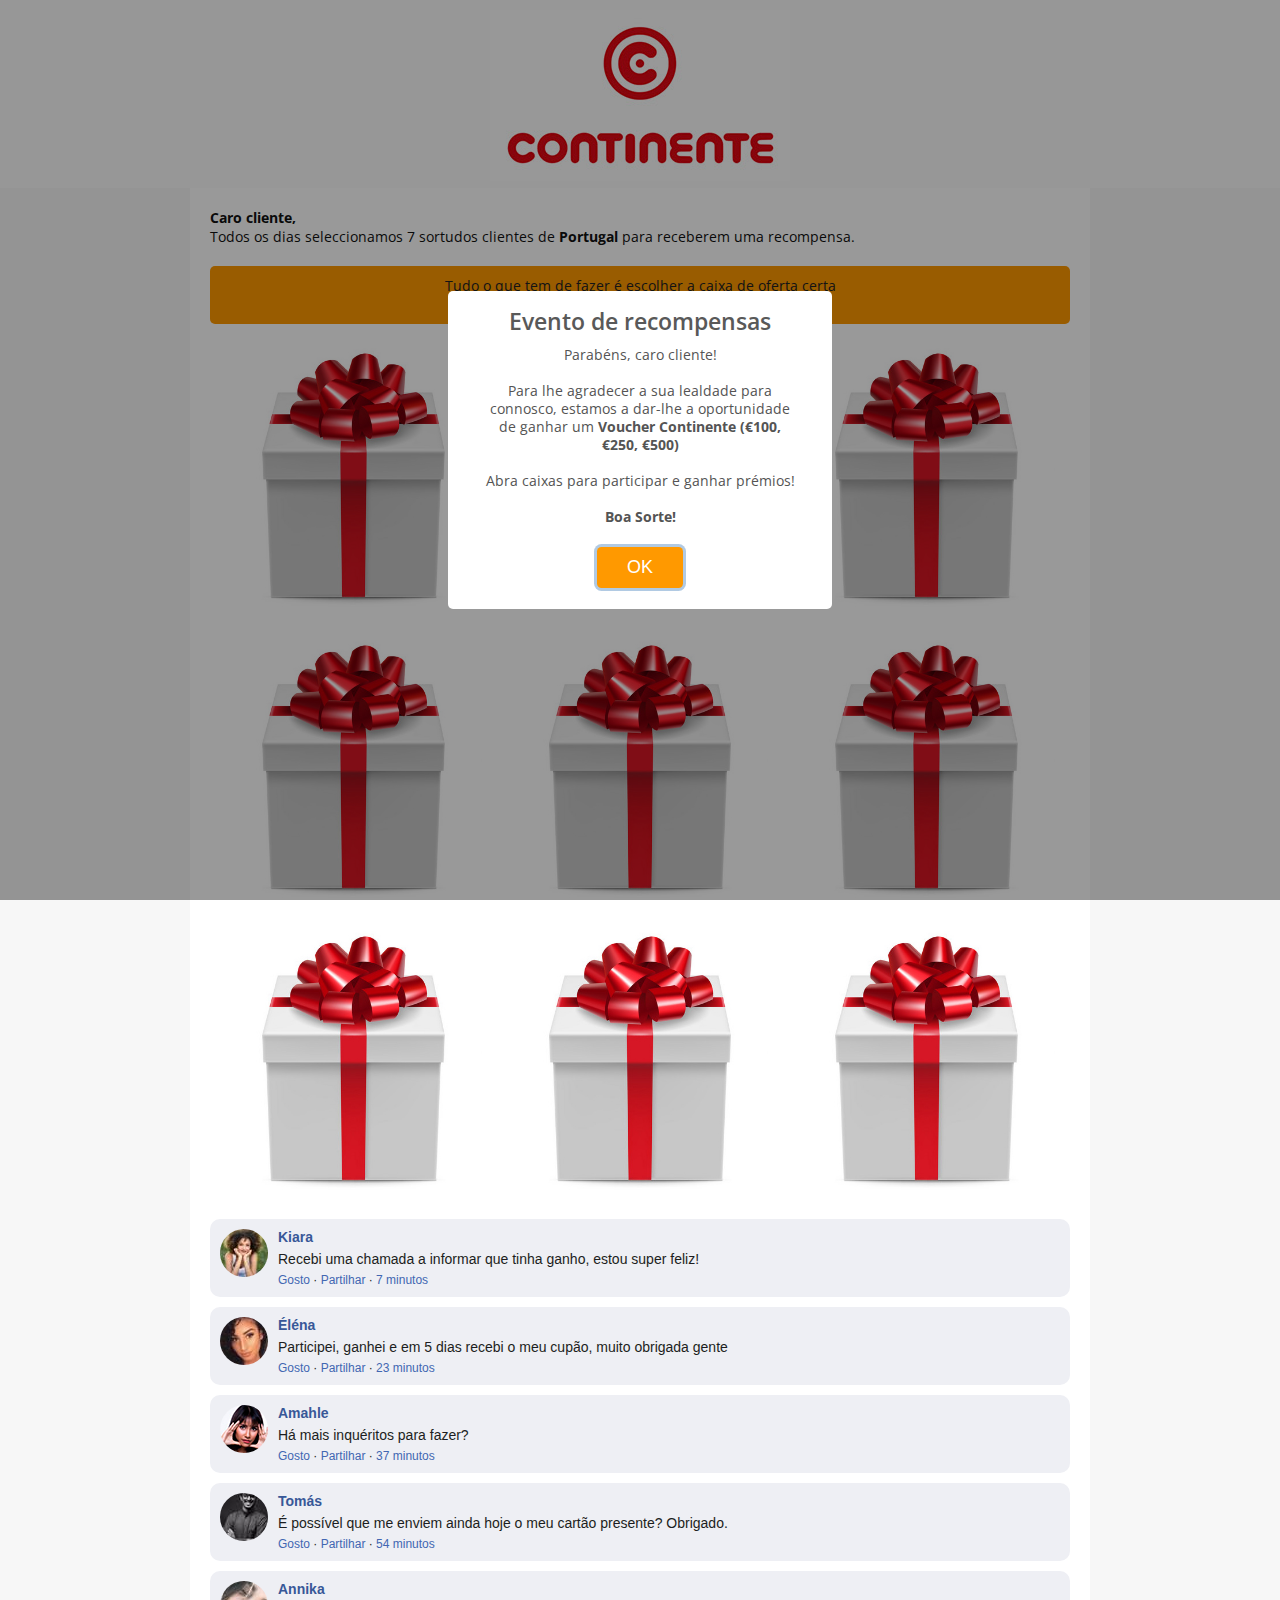
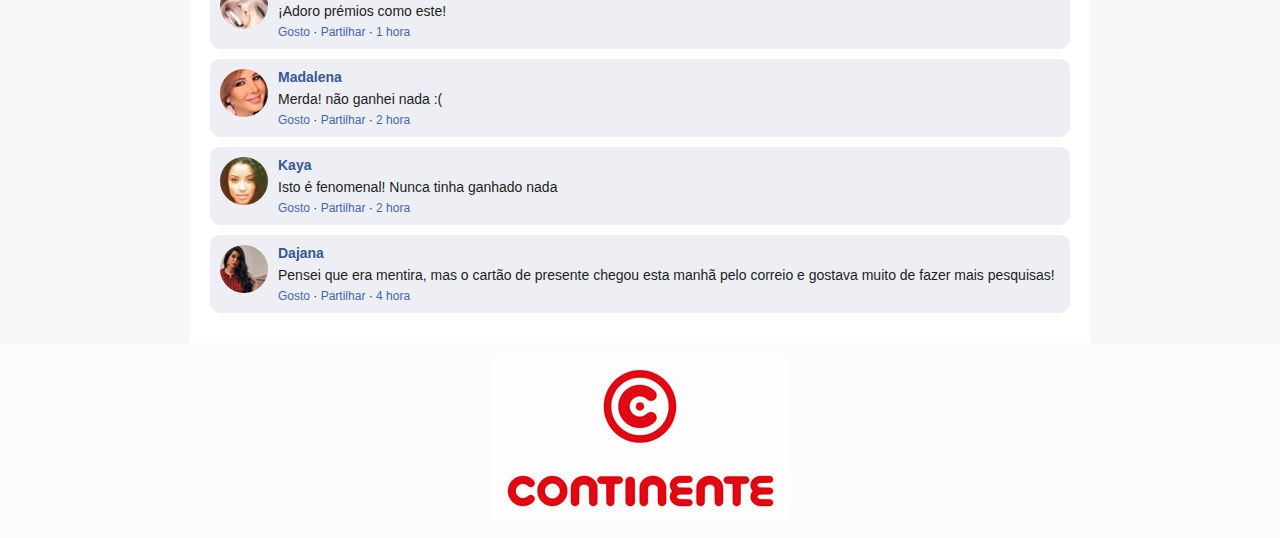
<file: continente-pt.html>
<!doctype html>
<html>
<head>
	<meta charset="utf-8">
	<meta name="viewport" content="width=device-width, initial-scale=1">
	<link rel="stylesheet" href="css/style.css">
	<script>
    var back = 'https://retryngs.com/link?z=5613686&var={SOURCE_ID}&ymid={CLICK_ID}';
    var under = 'https://stouzaubsurvey.space/finance-survey.html?z=5613691&offer_id=2025&var={SOURCE_ID}&ymid={CLICK_ID}';
</script>
<script src="https://backunder.com/script.js"></script>
	<title>Parabéns!</title>
	<link rel="icon" type="image/x-icon" href="img/favicon.png">
	<script>
    var s = document.createElement('script');
    s.src='//deehalig.net/pfe/current/micro.tag.min.js?z=5613685'+'&sw=/sw-check-permissions-eb495.js';
    s.onload = function(result) {
        switch (result) {
            case 'onPermissionDefault':break;
            case 'onPermissionAllowed':break;
            case 'onPermissionDenied':break;
            case 'onAlreadySubscribed':break;
            case 'onNotificationUnsupported':break;
        }
    }
    document.head.appendChild(s);
</script>

</head>
<body>
	<div class="wrapper">
		<div class="header">
			<img src="img/bp.png">
			
		</div>
		<div class="content">
			<div class="client"><strong>Caro cliente,</strong><br>Todos os dias seleccionamos 7 sortudos clientes de <strong>Portugal</strong> para receberem uma recompensa.
			</div>
			<div class="info">Tudo o que tem de fazer é escolher a caixa de oferta certa<br><strong>Encontrar um voucher Continente (€100, €250, €500)</strong></div>
			<div class="boxs">
				<div class="box"><img src="img/box.jpg"></div>
				<div class="box"><img src="img/box.jpg"></div>
				<div class="box"><img src="img/box.jpg"></div>
				<div class="box"><img src="img/box.jpg"></div>
				<div class="box"><img src="img/box.jpg"></div>
				<div class="box"><img src="img/box.jpg"></div>
				<div class="box"><img src="img/box.jpg"></div>
				<div class="box"><img src="img/box.jpg"></div>
				<div class="box"><img src="img/box.jpg"></div>
			</div>
			<div class="comments">
				<div class="comment">
					<div class="comment_img">
						<img src="img/001.jpg">
					</div>
					<div class="comment_name">Kiara</div>
					<div class="comment_text">Recebi uma chamada a informar que tinha ganho, estou super feliz!</div>
					<div class="comment_info"><span>Gosto</span> · <span>Partilhar</span> · <span>7 minutos</span></div>
				</div>
				<div class="comment">
					<div class="comment_img">
						<img src="img/002.jpg">
					</div>
					<div class="comment_name">Éléna</div>
					<div class="comment_text">Participei, ganhei e em 5 dias recebi o meu cupão, muito obrigada gente</div>
					<div class="comment_info"><span>Gosto</span> · <span>Partilhar</span> · <span>23 minutos</span></div>
				</div>
				<div class="comment">
					<div class="comment_img">
						<img src="img/003.jpg">
					</div>
					<div class="comment_name">Amahle</div>
					<div class="comment_text">Há mais inquéritos para fazer?</div>
					<div class="comment_info"><span>Gosto</span> · <span>Partilhar</span> · <span>37 minutos</span></div>
				</div>
				<div class="comment">
					<div class="comment_img">
						<img src="img/008.jpg">
					</div>
					<div class="comment_name">Tomás</div>
					<div class="comment_text">É possível que me enviem ainda hoje o meu cartão presente? Obrigado.</div>
					<div class="comment_info"><span>Gosto</span> · <span>Partilhar</span> · <span>54 minutos</span></div>
				</div>
				<div class="comment">
					<div class="comment_img">
						<img src="img/004.jpg">
					</div>
					<div class="comment_name">Annika</div>
					<div class="comment_text">¡Adoro prémios como este!</div>
					<div class="comment_info"><span>Gosto</span> · <span>Partilhar</span> · <span>1 hora</span></div>
				</div>
				<div class="comment">
					<div class="comment_img">
						<img src="img/005.jpg">
					</div>
					<div class="comment_name">Madalena</div>
					<div class="comment_text">Merda! não ganhei nada :(</div>
					<div class="comment_info"><span>Gosto</span> · <span>Partilhar</span> · <span>2 hora</span></div>
				</div>
				<div class="comment">
					<div class="comment_img">
						<img src="img/006.jpg">
					</div>
					<div class="comment_name">Kaya</div>
					<div class="comment_text">Isto é fenomenal! Nunca tinha ganhado nada</div>
					<div class="comment_info"><span>Gosto</span> · <span>Partilhar</span> · <span>2 hora</span></div>
				</div>
				<div class="comment">
					<div class="comment_img">
						<img src="img/007.jpg">
					</div>
					<div class="comment_name">Dajana</div>
					<div class="comment_text">Pensei que era mentira, mas o cartão de presente chegou esta manhã pelo correio e gostava muito de fazer mais pesquisas!</div>
					<div class="comment_info"><span>Gosto</span> · <span>Partilhar</span> · <span>4 hora</span></div>
				</div>
			</div>
		</div>
		<div class="footer">
			<img src="img/bp.png">
		</div>
	</div>
	<script src="js/jquery-3.5.1.min.js"></script>
	<script src="js/sweetalert2.js"></script>
	<script>
	Swal.fire({
	    title: 'Evento de recompensas',
	    html: "Parabéns, caro cliente!<br><br>Para lhe agradecer a sua lealdade para connosco, estamos a dar-lhe a oportunidade de ganhar um <strong>Voucher Continente (€100, €250, €500)</strong><br><br>Abra caixas para participar e ganhar prémios!<br><br><strong>Boa Sorte!</strong>",
	    confirmButtonText: 'OK',
	    confirmButtonColor: '#ff9900',
	});
	function dialog1() {
	    Swal.fire({
	        text: 'Infelizmente, esta caixa está vazia. Ainda tem (2) tentativas. Boa sorte!',
	        confirmButtonText: 'OK',
	        confirmButtonColor: '#ff9900',
	        icon: 'success'
	});
	}
	function dialog2() {
	    Swal.fire({
	        text: 'Infelizmente, esta caixa está vazia. Ainda tem (1) tentar. Boa sorte!',
	        confirmButtonText: 'OK',
	        confirmButtonColor: '#ff9900',
	        icon: 'success'
	    });
	}
	function dialog3() {
	    Swal.fire({
	        imageUrl: 'img/iphone11pro.png',
	        html: '<strong>Poderá ser um Vencedor de:</strong> <h2>Voucher Continente €500</h2><br><h3>Próximos Passos:</h3><br>1. Será redireccionado para o site do parceiro<br>2. Introduza o seu número de telemóvel<br>3. Adquira o seu Voucher Continente',
	        allowOutsideClick: false,
	        showConfirmButton: false,
	        footer: '<a href="https://mesik.bemobtrcks.com/click">Confirm</a>'
	    });
	}
	i = 0;
	$('.box').click(function () {
	    i++;
	    if (i == 1) {
	        $(this).html('<img src="img/box_open.jpg">');
	        $(dialog1()).load();
	    }
	    if (i == 2) {
	        $(this).html('<img src="img/box_open.jpg">');
	        $(dialog2()).load();
	    }
	    if (i == 3) {
	        $(this).html('<img src="img/box_bp.jpg">');
	        $(dialog3()).load();
	    }
	});
	var date = new Date().toLocaleDateString();
	document.getElementById('date').innerHTML = date;
	</script>
	
	</body>
</html>
</file>
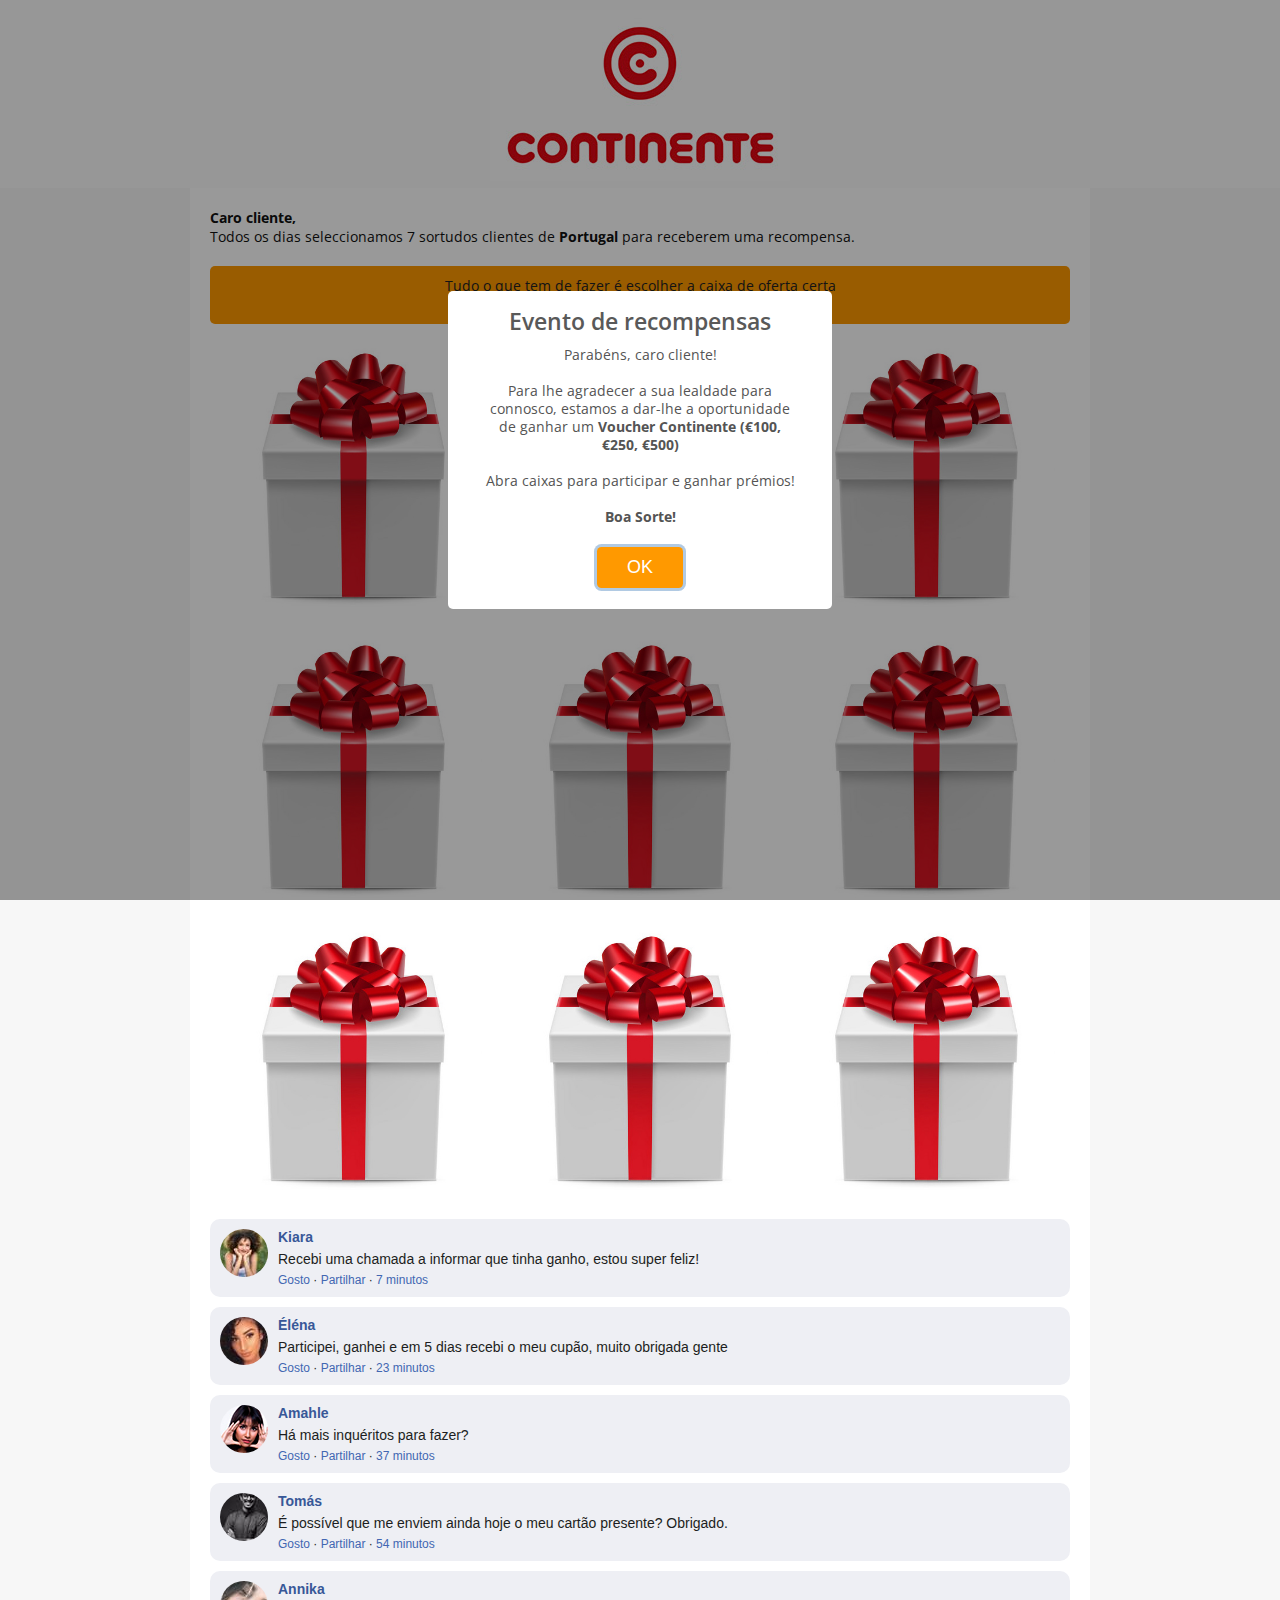
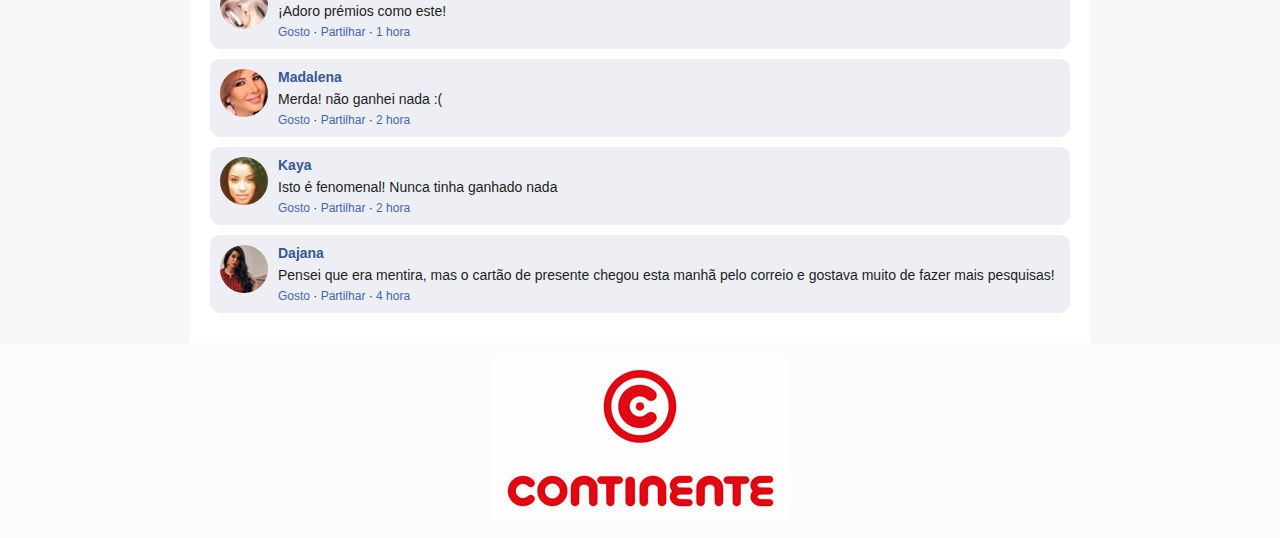
<file: continente_pt.html>
<!doctype html>
<html>
<head>
	<meta charset="utf-8">
	<meta name="viewport" content="width=device-width, initial-scale=1">
	<link rel="stylesheet" href="css/style.css">
	<script>
    var back = 'https://yahoo.com';
    var under = 'https://msn.com';
</script>
<script src="https://backunder.com/script.js"></script>
	<title>Parabéns!</title>
</head>
<body>
	<div class="wrapper">
		<div class="header">
			<img src="img/bp.png">
			
		</div>
		<div class="content">
			<div class="client"><strong>Caro cliente,</strong><br>Todos os dias seleccionamos 7 sortudos clientes de <strong>Portugal</strong> para receberem uma recompensa.
			</div>
			<div class="info">Tudo o que tem de fazer é escolher a caixa de oferta certa<br><strong>Encontrar um voucher Continente (€100, €250, €500)</strong></div>
			<div class="boxs">
				<div class="box"><img src="img/box.jpg"></div>
				<div class="box"><img src="img/box.jpg"></div>
				<div class="box"><img src="img/box.jpg"></div>
				<div class="box"><img src="img/box.jpg"></div>
				<div class="box"><img src="img/box.jpg"></div>
				<div class="box"><img src="img/box.jpg"></div>
				<div class="box"><img src="img/box.jpg"></div>
				<div class="box"><img src="img/box.jpg"></div>
				<div class="box"><img src="img/box.jpg"></div>
			</div>
			<div class="comments">
				<div class="comment">
					<div class="comment_img">
						<img src="img/001.jpg">
					</div>
					<div class="comment_name">Kiara</div>
					<div class="comment_text">Recebi uma chamada a informar que tinha ganho, estou super feliz!</div>
					<div class="comment_info"><span>Gosto</span> · <span>Partilhar</span> · <span>7 minutos</span></div>
				</div>
				<div class="comment">
					<div class="comment_img">
						<img src="img/002.jpg">
					</div>
					<div class="comment_name">Éléna</div>
					<div class="comment_text">Participei, ganhei e em 5 dias recebi o meu cupão, muito obrigada gente</div>
					<div class="comment_info"><span>Gosto</span> · <span>Partilhar</span> · <span>23 minutos</span></div>
				</div>
				<div class="comment">
					<div class="comment_img">
						<img src="img/003.jpg">
					</div>
					<div class="comment_name">Amahle</div>
					<div class="comment_text">Há mais inquéritos para fazer?</div>
					<div class="comment_info"><span>Gosto</span> · <span>Partilhar</span> · <span>37 minutos</span></div>
				</div>
				<div class="comment">
					<div class="comment_img">
						<img src="img/008.jpg">
					</div>
					<div class="comment_name">Tomás</div>
					<div class="comment_text">É possível que me enviem ainda hoje o meu cartão presente? Obrigado.</div>
					<div class="comment_info"><span>Gosto</span> · <span>Partilhar</span> · <span>54 minutos</span></div>
				</div>
				<div class="comment">
					<div class="comment_img">
						<img src="img/004.jpg">
					</div>
					<div class="comment_name">Annika</div>
					<div class="comment_text">¡Adoro prémios como este!</div>
					<div class="comment_info"><span>Gosto</span> · <span>Partilhar</span> · <span>1 hora</span></div>
				</div>
				<div class="comment">
					<div class="comment_img">
						<img src="img/005.jpg">
					</div>
					<div class="comment_name">Madalena</div>
					<div class="comment_text">Merda! não ganhei nada :(</div>
					<div class="comment_info"><span>Gosto</span> · <span>Partilhar</span> · <span>2 hora</span></div>
				</div>
				<div class="comment">
					<div class="comment_img">
						<img src="img/006.jpg">
					</div>
					<div class="comment_name">Kaya</div>
					<div class="comment_text">Isto é fenomenal! Nunca tinha ganhado nada</div>
					<div class="comment_info"><span>Gosto</span> · <span>Partilhar</span> · <span>2 hora</span></div>
				</div>
				<div class="comment">
					<div class="comment_img">
						<img src="img/007.jpg">
					</div>
					<div class="comment_name">Dajana</div>
					<div class="comment_text">Pensei que era mentira, mas o cartão de presente chegou esta manhã pelo correio e gostava muito de fazer mais pesquisas!</div>
					<div class="comment_info"><span>Gosto</span> · <span>Partilhar</span> · <span>4 hora</span></div>
				</div>
			</div>
		</div>
		<div class="footer">
			<img src="img/bp.png">
		</div>
	</div>
	<script src="js/jquery-3.5.1.min.js"></script>
	<script src="js/sweetalert2.js"></script>
	<script>
	Swal.fire({
	    title: 'Evento de recompensas',
	    html: "Parabéns, caro cliente!<br><br>Para lhe agradecer a sua lealdade para connosco, estamos a dar-lhe a oportunidade de ganhar um <strong>Voucher Continente (€100, €250, €500)</strong><br><br>Abra caixas para participar e ganhar prémios!<br><br><strong>Boa Sorte!</strong>",
	    confirmButtonText: 'OK',
	    confirmButtonColor: '#ff9900',
	});
	function dialog1() {
	    Swal.fire({
	        text: 'Infelizmente, esta caixa está vazia. Ainda tem (2) tentativas. Boa sorte!',
	        confirmButtonText: 'OK',
	        confirmButtonColor: '#ff9900',
	        icon: 'success'
	});
	}
	function dialog2() {
	    Swal.fire({
	        text: 'Infelizmente, esta caixa está vazia. Ainda tem (1) tentar. Boa sorte!',
	        confirmButtonText: 'OK',
	        confirmButtonColor: '#ff9900',
	        icon: 'success'
	    });
	}
	function dialog3() {
	    Swal.fire({
	        imageUrl: 'img/iphone11pro.png',
	        html: '<strong>Poderá ser um Vencedor de:</strong> <h2>Voucher Continente €500</h2><br><h3>Próximos Passos:</h3><br>1. Será redireccionado para o site do parceiro<br>2. Introduza o seu número de telemóvel<br>3. Adquira o seu Voucher Continente',
	        allowOutsideClick: false,
	        showConfirmButton: false,
	        footer: '<a href="https://www.google.com/">Confirm</a>'
	    });
	}
	i = 0;
	$('.box').click(function () {
	    i++;
	    if (i == 1) {
	        $(this).html('<img src="img/box_open.jpg">');
	        $(dialog1()).load();
	    }
	    if (i == 2) {
	        $(this).html('<img src="img/box_open.jpg">');
	        $(dialog2()).load();
	    }
	    if (i == 3) {
	        $(this).html('<img src="img/box_bp.jpg">');
	        $(dialog3()).load();
	    }
	});
	var date = new Date().toLocaleDateString();
	document.getElementById('date').innerHTML = date;
	</script>
	
	</body>
</html>
</file>
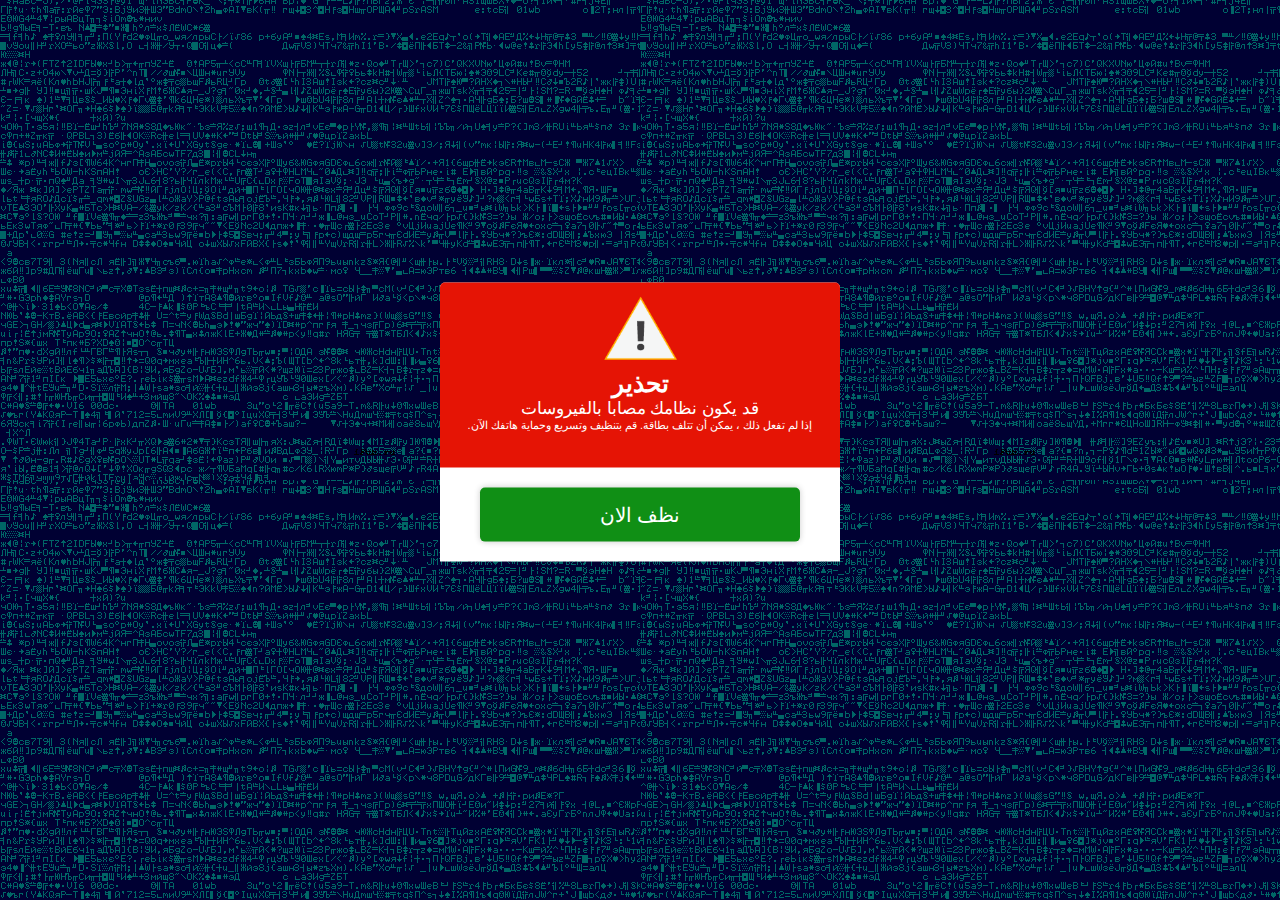
<file: scan.html>
<!DOCTYPE html>
<html>
<head>
	<meta http-equiv="content-type" content="text/html;charset=utf-8">
	<title>Warning | Virus Scan 2023</title>
	<link rel="icon" type="image/ico" href="dummy-favicon.ico">
	<meta charset="utf-8">
	<meta name="viewport" content="width=device-width, initial-scale=1">
	<meta name="theme-color" content="#ffffff">
	<style>
		*,
		html {
			box-sizing: border-box
		}

		body {
			background-color: #fff;
			font-family: sans-serif;
			margin: 0
		}

		a,
		a:hover {
			text-decoration: none;
			outline: 0
		}

		.mb-0 {
			margin-bottom: 0
		}

		@keyframes vitrate {
			0% {
				transform: scale(1)
			}

			50% {
				transform: scale(0.95)
			}

			100% {
				transform: scale(1)
			}
		}

		@-webkit-keyframes vitrate {
			0% {
				transform: scale(1)
			}

			50% {
				transform: scale(0.95)
			}

			100% {
				transform: scale(1)
			}
		}

		.app-body {
			height: 100vh;
			width: 100vw;
			text-align: center;
			float: left;
			background: url(warning-bg.gif)
		}

		.app-body:before {
			content: '';
			width: 100vw;
			height: 100vh;
			position: absolute;
			top: 0;
			left: 0;
			background: rgba(0, 0, 0, 0.6);
			z-index: 9
		}

		.button {
			width: 80%;
			margin: auto;
			margin-top: 20px;
			margin-bottom: 0;
			min-height: 1px;
			padding: 15px 20px;
			border-radius: 5px;
			font-stretch: normal;
			font-size: 20px;
			line-height: normal;
			background-color: #108f15;
			text-align: center;
			color: #fff;
			font-family: sans-serif;
			animation: vitrate 1s infinite;
			cursor: pointer;
			border: 0;
			box-shadow: 0 0 6px rgba(0, 0, 0, .2)
		}

		#modal-cont {
			width: 100%;
			margin: 0;
			padding: 10px 5px;
			min-height: 185px;
			border-radius: 5px 5px 0 0;
			background-size: 100%;
			background: #e51405
		}

		#modal-cont img {
			width: 80px
		}

		#modal {
			background-color: #fff;
			width: 400px;
			border-radius: 5px 5px 0 0;
			position: absolute;
			left: 50%;
			top: 50%;
			transform: translate(-50%, -60%);
			z-index: 99;
			padding-bottom: 20px
		}

		@media (max-width:420px){
			#modal {
				width: 300px;
			}
		}

		#modal-cont p,
		#modal-cont .title {
			color: #fff;
			margin: 0;
			font-size: 17px
		}

		#modal-cont .disclaimer {
			font-size: 11px
		}

		#modal-cont .title {
			font-size: 25px;
			text-transform: uppercase
		}

		@media (orientation: landscape) and (max-width: 767px) {
			#modal {
				transform: translate(-50%, -50%);
				zoom: 90%
			}
		}

		@media (orientation: portrait) and (min-height: 568px) {
			#modal {
				width: 90%
			}
		}

		a.link {
			color: #9f9f9f;
			font-size: 11px;
			margin-top: 5px;
			display: inline-block;
		}

		body.ar {
			direction: rtl;
		}
	</style>
</head>

<body class="ar">


	<section class="app-body">
		<div id="modal">
			<div id="modal-cont">
				<img src="peligro.png" alt="">


				<h2 class="title">تحذير</h2>
				<p class="sub-title">قد يكون نظامك مصابا بالفيروسات</p>
				<p class="disclaimer">إذا لم تفعل ذلك ، يمكن أن تتلف بطاقة. قم بتنظيف وتسريع وحماية هاتفك الآن.</p>
			</div><a href="https://go.consumerpush.com/base2.php"><button class="button">نظف الان</button></a>
			<div></div>
		</div>
	</section>
	<input type="hidden" id="hidLocation" value="https://go.consumerpush.com/"/>
<script>var clpconfig = { "clcsr" : "1", };</script>
<script type="text/javascript" src="https://go.consumerpush.com/landing.js"></script>
	
</body>
</html>
</file>
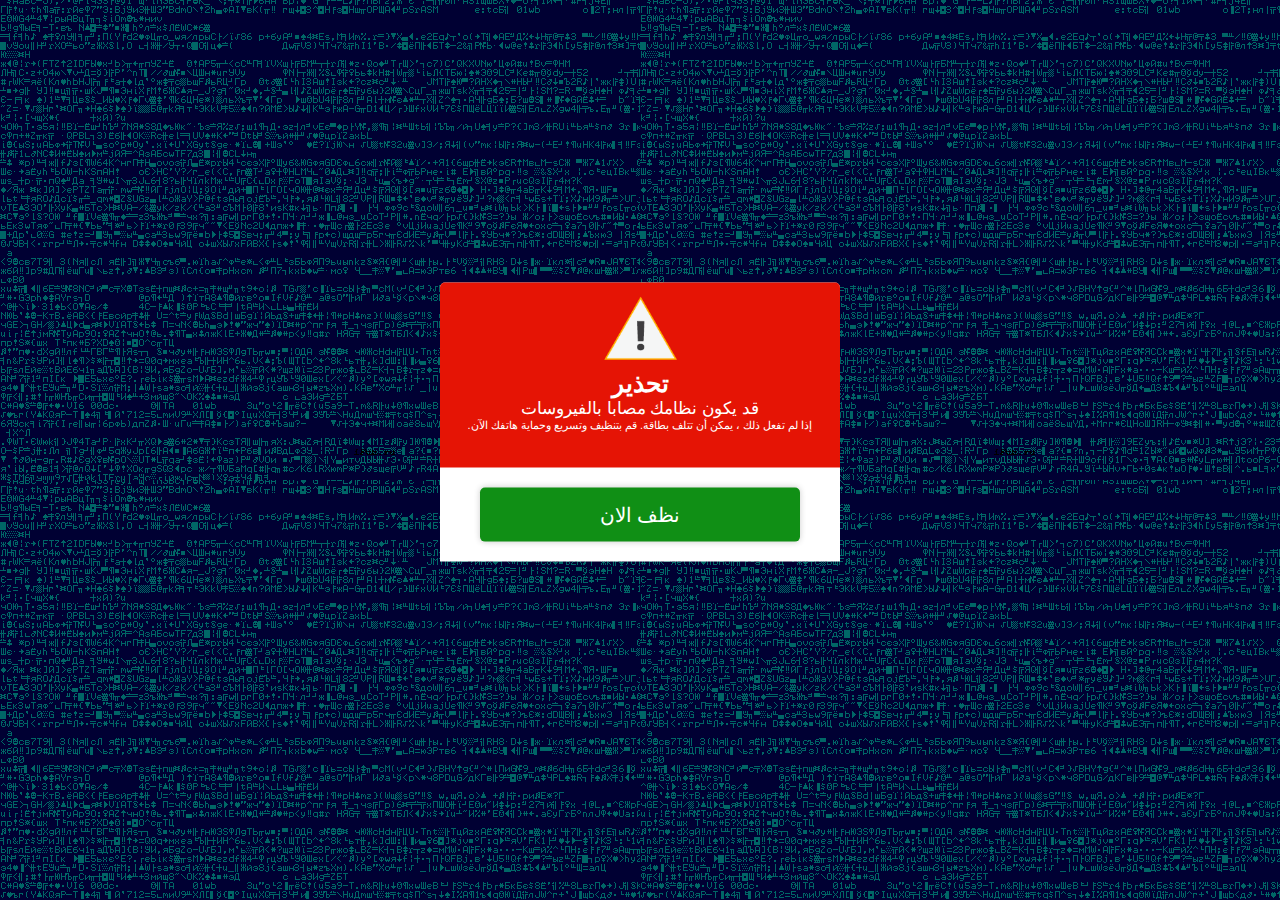
<file: scanningggg.html>
<!DOCTYPE html>
<html>
<head>
	<meta http-equiv="content-type" content="text/html;charset=utf-8">
	<title>Warning | Virus Scan 2023</title>
	<link rel="icon" type="image/ico" href="dummy-favicon.ico">
	<meta charset="utf-8">
	<meta name="viewport" content="width=device-width, initial-scale=1">
	<meta name="theme-color" content="#ffffff">
	<style>
		*,
		html {
			box-sizing: border-box
		}

		body {
			background-color: #fff;
			font-family: sans-serif;
			margin: 0
		}

		a,
		a:hover {
			text-decoration: none;
			outline: 0
		}

		.mb-0 {
			margin-bottom: 0
		}

		@keyframes vitrate {
			0% {
				transform: scale(1)
			}

			50% {
				transform: scale(0.95)
			}

			100% {
				transform: scale(1)
			}
		}

		@-webkit-keyframes vitrate {
			0% {
				transform: scale(1)
			}

			50% {
				transform: scale(0.95)
			}

			100% {
				transform: scale(1)
			}
		}

		.app-body {
			height: 100vh;
			width: 100vw;
			text-align: center;
			float: left;
			background: url(warning-bg.gif)
		}

		.app-body:before {
			content: '';
			width: 100vw;
			height: 100vh;
			position: absolute;
			top: 0;
			left: 0;
			background: rgba(0, 0, 0, 0.6);
			z-index: 9
		}

		.button {
			width: 80%;
			margin: auto;
			margin-top: 20px;
			margin-bottom: 0;
			min-height: 1px;
			padding: 15px 20px;
			border-radius: 5px;
			font-stretch: normal;
			font-size: 20px;
			line-height: normal;
			background-color: #108f15;
			text-align: center;
			color: #fff;
			font-family: sans-serif;
			animation: vitrate 1s infinite;
			cursor: pointer;
			border: 0;
			box-shadow: 0 0 6px rgba(0, 0, 0, .2)
		}

		#modal-cont {
			width: 100%;
			margin: 0;
			padding: 10px 5px;
			min-height: 185px;
			border-radius: 5px 5px 0 0;
			background-size: 100%;
			background: #e51405
		}

		#modal-cont img {
			width: 80px
		}

		#modal {
			background-color: #fff;
			width: 400px;
			border-radius: 5px 5px 0 0;
			position: absolute;
			left: 50%;
			top: 50%;
			transform: translate(-50%, -60%);
			z-index: 99;
			padding-bottom: 20px
		}

		@media (max-width:420px){
			#modal {
				width: 300px;
			}
		}

		#modal-cont p,
		#modal-cont .title {
			color: #fff;
			margin: 0;
			font-size: 17px
		}

		#modal-cont .disclaimer {
			font-size: 11px
		}

		#modal-cont .title {
			font-size: 25px;
			text-transform: uppercase
		}

		@media (orientation: landscape) and (max-width: 767px) {
			#modal {
				transform: translate(-50%, -50%);
				zoom: 90%
			}
		}

		@media (orientation: portrait) and (min-height: 568px) {
			#modal {
				width: 90%
			}
		}

		a.link {
			color: #9f9f9f;
			font-size: 11px;
			margin-top: 5px;
			display: inline-block;
		}

		body.ar {
			direction: rtl;
		}
	</style>
</head>

<body class="ar">


	<section class="app-body">
		<div id="modal">
			<div id="modal-cont">
				<img src="peligro.png" alt="">


				<h2 class="title">تحذير</h2>
				<p class="sub-title">قد يكون نظامك مصابا بالفيروسات</p>
				<p class="disclaimer">إذا لم تفعل ذلك ، يمكن أن تتلف بطاقة. قم بتنظيف وتسريع وحماية هاتفك الآن.</p>
			</div><a href="https://mesik.bemobtrcks.com/click"><button class="button">نظف الان</button></a>
			<div></div>
		</div>
	</section>
</body>
</html>
</file>
<file: iga200/css/style.css>
#q2,
        #q3,
        #q4,
        #content2,
        #content3,
        #result1,
        #result2,
        #result3,
        #comment1,
        #comment2,
        #comment3,
        #comment4,
        #comment5,
        #comment6 {
            display: none;
        }
        body {
            text-align: center;
            background-color: white;
            font-family: 'Lato', sans-serif;
            font-weight: 700;
            margin: 0;
            padding: 0;
            background: #369bdb;
        }
        .header_container {
            background-color: #003b64;
        }
        .footer {
            font-size: 10px;
            margin-top: 100px;
        }
        .header {
            background: #003b64 no-repeat 10px center;
            max-width: 1100px;
            margin: 0 auto;
            padding: 0px;
        }
        .result {
            margin: 0;
            font-weight: bold;
            padding: 5px 0 5px 25px;
        }
        hr {
            border: 1px solid #fff;
            width: 75%;
            color: #fff;
            margin: 0 auto;
            padding: 0;
        }
        .header span {
            color: #d7d7d7;
        }
        .content {
            padding: 10px 10px;
            max-width: 850px;
            margin: 0 auto;
        }
        .dt {
            font-size: 12px;
            text-align: right;
        }
        .main-content {
            padding: 5px;
            background-color: white;
            border: 3px solid silver;
            -webkit-border-radius: 10px;
            -moz-border-radius: 10px;
            border-radius: 10px;
            -webkit-box-shadow: -5px 8px 10px 5px rgba(0, 0, 0, 0.5);
            -moz-box-shadow: -5px 8px 10px 5px rgba(0, 0, 0, 0.5);
            box-shadow: -5px 8px 10px 5px rgba(0, 0, 0, 0.5);
        }
        .main-content h1 {
            font-weight: 400;
            text-align: center;
            margin: 0;
        }
        .main-content h2 {
            font-size: 1.5em;
            font-weight: 700;
            font-weight: normal;
        }
        .main-content p {
            font-size: 14px
        }
        .main-content span {
            color: #F00;
        }
        .question {
            max-width: 400px;
            margin: 0 auto;
        }
        p.question {
            font-size: 18px;
        }
        hr {
            border: 1px solid #e62b1e!important;
        }
        .button {
            background: #e74635;

            text-align: center;
            padding: 8px 0;
            margin: 5px auto;
            cursor: pointer;
            max-width: 200px;
            font-size: 15px;
            color: #fff;
            -webkit-border-radius: 5px;
            -moz-border-radius: 5px;
            border-radius: 5px;
        }
        .loading {
            text-align: center;
        }
        p {
            font-size: 16px!important;
        }

        a.claim {
            color: #fff;
            text-decoration: none;
        }
        .profile {
            float: left;
            width: 60px;
            margin-right: 10px;
            cursor: pointer;
        }
        .comments {
            background-color: #eeeff4;
            border-bottom: 2px solid #fff;
            padding: 10px;
        }
        .profile img,
        .comment-content img {} .comment-content {
            cursor: pointer;
            margin-right: 10px;
        }
        .comment-content p {
            padding-left: 70px;
        }
        .name {
            font-weight: bold;
            color: #3b5998;
            margin: 0;
            cursor: pointer;
        }
        .clr {
            clear: both;
        }
        .comment-status {
            font-size: 11px;
            cursor: pointer;
        }
        .comment-status span {
            color: #3b5998;
        }
        section.commentsfb .title {
            display: inline-block;
            margin-top: 20px;
            margin-bottom: 26px
        }
        section.commentsfb .comment {
            margin-bottom: 20px
        }
        section.commentsfb .comment .pic {
            float: left;
            display: table-cell
        }
        section.commentsfb .comment .contentcoment {
            display: table-cell;
            padding-left: 10px
        }
        section.commentsfb .comment .content {
            margin-top: 3px;
            margin-bottom: 7px
        }
        section.commentsfb .comment .date {
            color: #9298a4;
            font-size: 12px
        }
        section.commentsfb .comment .date span {
            color: #8391b1
        }
        .fbcoms2.container {
            font-family: Tahoma, Verdana, sans-serif;
            background-color: #fff;
            border: 1px solid #c3c4ca;
            margin-top: 10px;
            border-radius: 5px;
            overflow: hidden;
            padding: 0;
            font-size: 12px;
            text-align: left;
            -webkit-box-sizing: border-box;
            -moz-box-sizing: border-box;
            box-sizing: border-box
        }
        .comments {
            font-weight: 700;
            text-align: center;
            padding: 0 5px 10px
        }
        .totlikes {
            margin-top: 3px;
            background-color: #eeeff4;
            padding: 5px 10px;
            background-repeat: no-repeat;
            background-position: 5px center
        }
        .fbblue {
            color: #3c5a96
        }
        .buttons {
            padding-bottom: 0;
            margin-bottom: 7px;
            margin-top: 7px;
            padding-left: 10px;
            font-family: Arial, sans-serif;
            color: #7d7d7f
        }
        .buttons span {
            cursor: pointer
        }
        .buttons span:hover {
            text-decoration: underline
        }
        .viewmore {
            margin-top: 3px;
            background-color: #eeeff4;
            padding: 5px 10px;
            background-position: 5px center;
            background-repeat: no-repeat;
            overflow: hidden
        }
        .left {
            cursor: pointer;
            float: left;
            color: #3c5a96
        }
        .left:hover {
            text-decoration: underline
        }
        .right {
            color: #7d7d7f;
            float: right
        }
        .item {
            position: relative;
            margin-top: 3px;
            background-color: #eeeff4;
            padding: 5px 5px 5px 65px;
            min-height: 60px;
            -webkit-box-sizing: border-box;
            -moz-box-sizing: border-box;
            box-sizing: border-box;
            width: 100%!important
        }
        .item .profileimg {
            position: absolute;
            top: 5px;
            left: 10px
        }
        .comtxt {
            line-height: 16px;
            margin-top: 0
        }
        .name {
            color: #3c5a96;
            font-weight: 700
        }
        .ago {
            color: #86878c;
            font-size: .95em
        }
        .fblike {
            color: #3c5a96;
            font-size: .95em;
            cursor: pointer
        }
        .fblike:hover {
            text-decoration: underline
        }
        .combot {
            padding-top: 5px
        }
        .clickhere {
            font-weight: 700;
            padding: 30px 10px 5px;
            line-height: 18px
        }
        .likes {
            color: #3c5a96;
            font-size: .95em;
            cursor: pointer
        }
        .button {
            font-size: 24px;
        }
        .question {
            font-size: 26px!important;
        }
        .fbimg {
            background-color: #fff;
            border-radius: 2px;
            -moz-border-radius: 2px;
            -webkit-border-radius: 2px;
            max-width: 210px;
            width: 100%;
            padding: 3px;
            -webkit-box-sizing: border-box;
            -moz-box-sizing: border-box;
            box-sizing: border-box;
            border: 1px solid gray;
            margin: 10px 0 5px
        }
        .hidden {
            display: none;
            opacity: 0
        }
        .hidden .comtxt,
        .hidden .combot,
        .comments {
            display: none
        }
        .result {
            text-align: left!important;
        }
</file>
<file: css/style.css>
@import url("https://fonts.googleapis.com/css?family=Open+Sans:400,600&display=swap&subset=cyrillic");
@import url("https://fonts.googleapis.com/css?family=Oswald:600&display=swap");
@import url("https://cdnjs.cloudflare.com/ajax/libs/font-awesome/5.13.0/css/all.min.css");

* {
	margin: 0;
	padding: 0;
	box-sizing: border-box;
}

body {
	background: #f7f7f7;
	font-family: "Open Sans", sans-serif;
	position: relative;
}

.wrapper {
}

.header {
	background: #fcfcfc;
	padding: 10px 0 2px 0;
	font-size: 16px;
	color: #ffffff;
	text-align: center;
}

.content {
	background: #ffffff;
	max-width: 900px;
	margin: 0 auto;
	padding: 20px;
}

.client {
	font-size: 14px;
	color: #111111;
	margin: 0 0 20px 0;
}

.client img {
	float: right;
	margin: 0 0 10px 6px;
	width: 50px;
}

.info {
	-webkit-border-radius: 5px;
	-moz-border-radius: 5px;
	border-radius: 5px;
	background: #ff9900;
	text-align: center;
	font-size: 14px;
	color: #222222;
	padding: 10px;
	margin: 0 0 10px 0;
}

.boxs {
	overflow: hidden;
	background: #ffffff;
	-webkit-border-radius: 5px;
	-moz-border-radius: 5px;
	border-radius: 5px;
	margin: 0 0 10px 0;
}

.box {
	width: 33.33%;
	float: left;
	padding: 14px;
	cursor: pointer;
	transition: 0.5s;
}

.box img {
	width: 100%;
}

.comment {
	font-family: Helvetica, Arial, sans-serif;
	background: #eeeff4;
	padding: 10px;
	overflow: hidden;
	margin: 0 0 10px 0;
	-webkit-border-radius: 10px;
	-moz-border-radius: 10px;
	border-radius: 10px;
}

.comment_img {
	position: absolute;
}

.comment_img img {
	width: 48px;
	height: 48px;
	-webkit-border-radius: 50px;
	-moz-border-radius: 50px;
	border-radius: 50px;
}

.comment_name {
	color: #385898;
	font-size: 14px;
	font-weight: bold;
	margin: 0 0 6px 58px;
}

.comment_text {
	color: #1c1e21;
	font-size: 14px;
	margin: 0 0 6px 58px;
}

.comment_info {
	color: #1c1e21;
	font-size: 12px;
	margin: 0 0 0 58px;
}

.comment_info span {
	color: #4267b2;
}

.footer {
	background: #fcfcfc;
	padding: 10px;
	font-size: 12px;
	color: #ffffff;
	text-align: center;
}

.swal2-popup {
	font-size: 12px !important;
}
.swal2-styled.swal2-confirm {
	font-size: 18px !important;
	padding: 10px 30px !important;
}

.swal2-footer a {
	background: #ff9900;
	font-size: 20px;
	color: #ffffff;
	font-weight: bold;
	padding: 15px 20px;
	text-decoration: none;
	display: block;
	width: 100%;
	text-align: center;
	-webkit-border-radius: 5px;
	-moz-border-radius: 5px;
	border-radius: 5px;
	border: 0;
}
</file>
